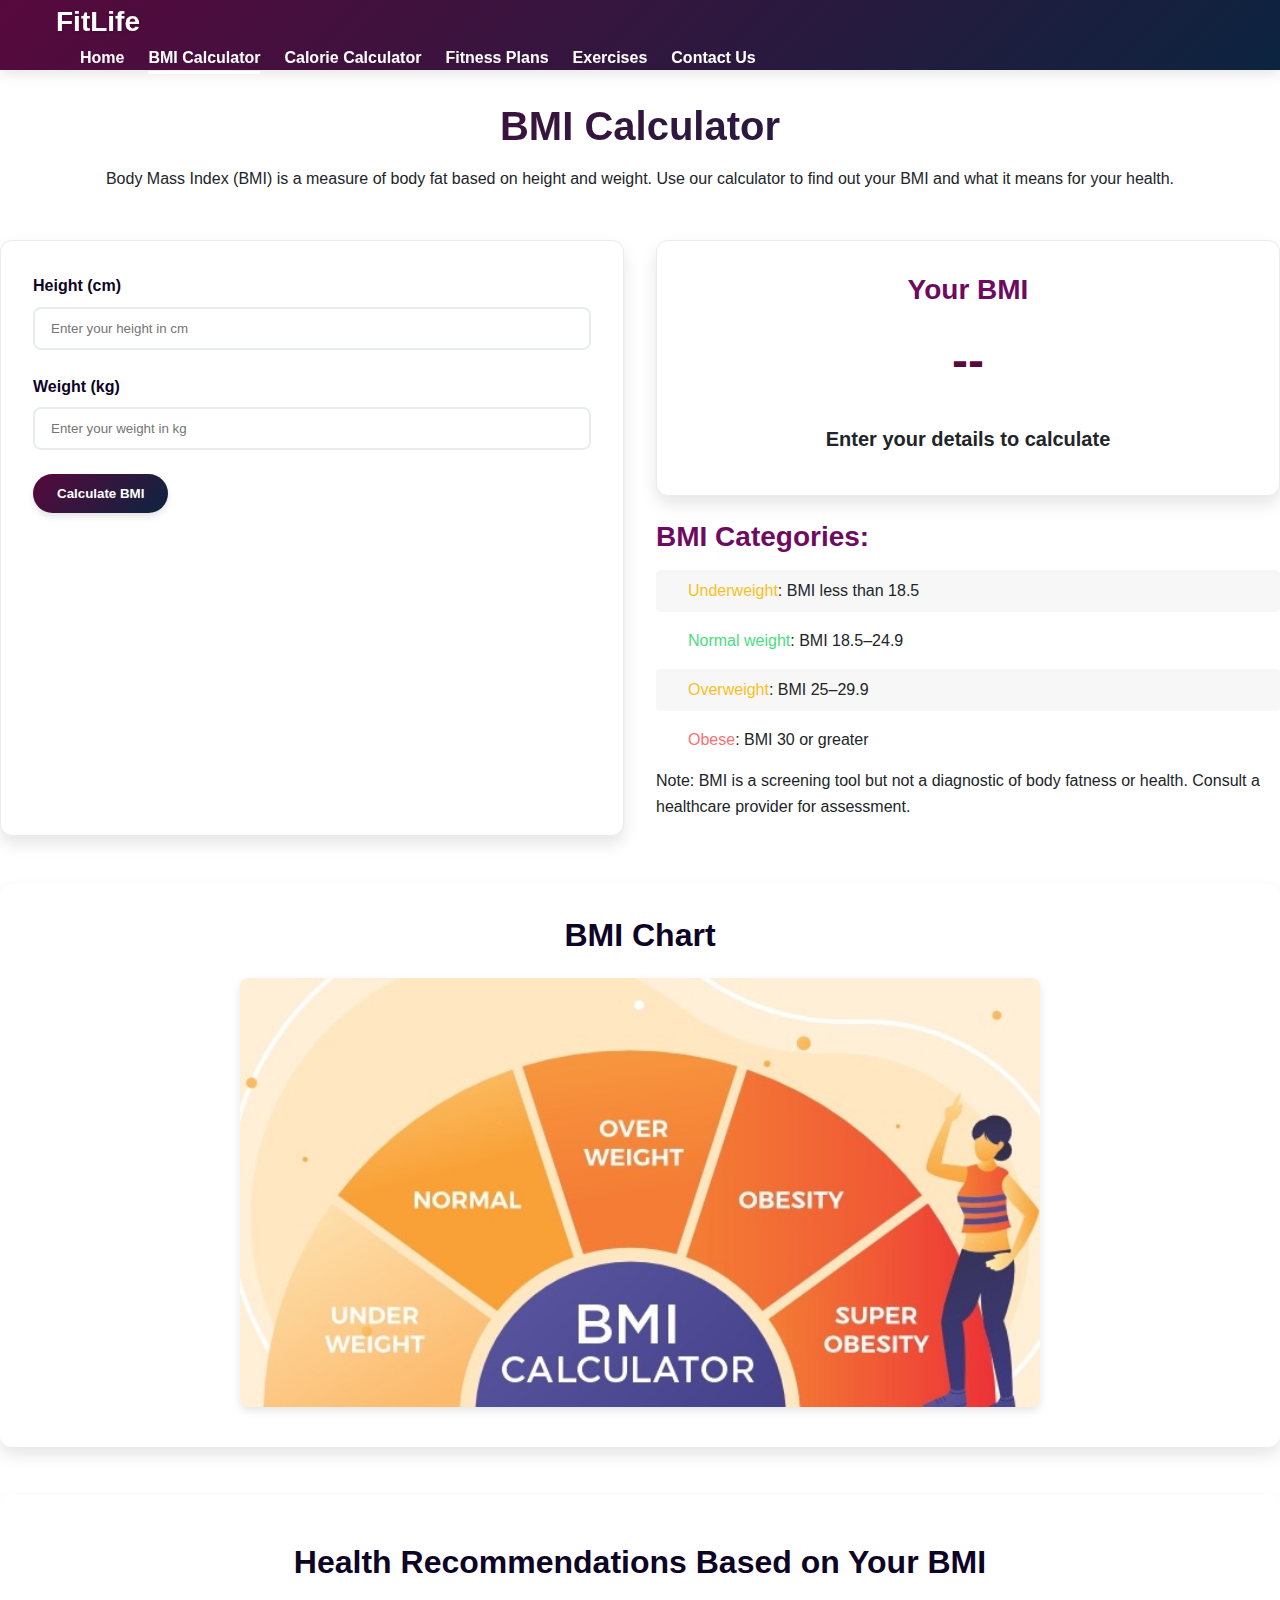
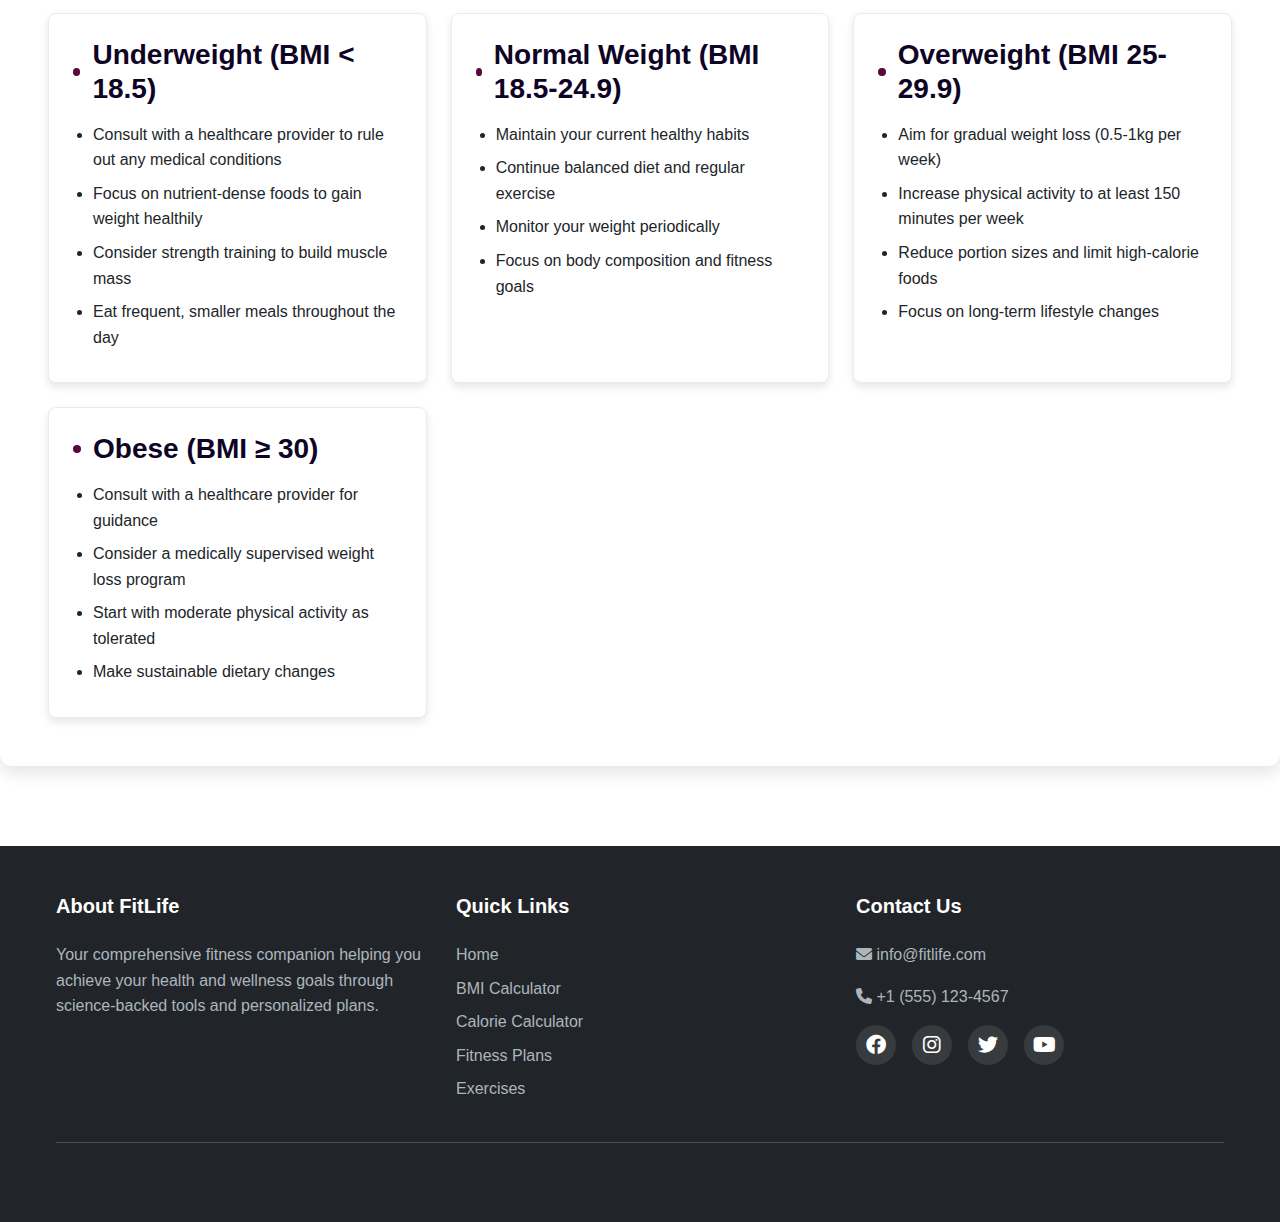
<file: bmi.html>
<!DOCTYPE html>
<html lang="en">
<head>
    <meta charset="UTF-8">
    <meta name="viewport" content="width=device-width, initial-scale=1.0">
    <title>BMI Calculator | FitLife</title>
    <link rel="stylesheet" href="style.css">
    <link rel="stylesheet" href="https://cdnjs.cloudflare.com/ajax/libs/font-awesome/6.0.0-beta3/css/all.min.css">
</head>
<body>
    <header>
        <div class="container">
            <div class="logo">FitLife</div>
            <nav>
                <ul>
                    <li><a href="index.html">Home</a></li>
                    <li><a href="bmi.html" class="active">BMI Calculator</a></li>
                    <li><a href="calories.html">Calorie Calculator</a></li>
                    <li><a href="plans.html">Fitness Plans</a></li>
                    <li><a href="exercises.html">Exercises</a></li>
                    <li><a href="contact.html">Contact Us</a></li>
                </ul>
            
            </nav>
            <div class="mobile-menu-btn">
                <i class="fas fa-bars"></i>
            </div>
        </div>
    </header>

    <main class="calculator-page">
        <section class="calculator-intro">
            <h1>BMI Calculator</h1>
            <p>Body Mass Index (BMI) is a measure of body fat based on height and weight. Use our calculator to find out your BMI and what it means for your health.</p>
        </section>

        <section class="calculator-container">
            <div class="calculator-form">
                <div class="form-group">
                    <label for="height">Height (cm)</label>
                    <input type="number" id="height" placeholder="Enter your height in cm">
                </div>
                <div class="form-group">
                    <label for="weight">Weight (kg)</label>
                    <input type="number" id="weight" placeholder="Enter your weight in kg">
                </div>
                <button id="calculate-bmi" class="btn primary">Calculate BMI</button>
            </div>

            <div class="calculator-result">
                <div id="bmi-result" class="result-box">
                    <h3>Your BMI</h3>
                    <div class="result-value">--</div>
                    <div class="result-category">Enter your details to calculate</div>
                </div>
                <div class="bmi-info">
                    <h3>BMI Categories:</h3>
                    <ul>
                        <li><span class="underweight">Underweight</span>: BMI less than 18.5</li>
                        <li><span class="normal">Normal weight</span>: BMI 18.5–24.9</li>
                        <li><span class="overweight">Overweight</span>: BMI 25–29.9</li>
                        <li><span class="obese">Obese</span>: BMI 30 or greater</li>
                    </ul>
                    <p>Note: BMI is a screening tool but not a diagnostic of body fatness or health. Consult a healthcare provider for assessment.</p>
                </div>
            </div>
        </section>

        <section class="bmi-chart">
            <h2>BMI Chart</h2>
            <div class="chart-container">
                <img src="12.jpg" alt="BMI Chart">
            </div>
        </section>

        <section class="health-tips">
            <h2>Health Recommendations Based on Your BMI</h2>
            <div class="tips-container">
                <div class="tip-card" id="underweight-tip">
                    <h3>Underweight (BMI < 18.5)</h3>
                    <ul>
                        <li>Consult with a healthcare provider to rule out any medical conditions</li>
                        <li>Focus on nutrient-dense foods to gain weight healthily</li>
                        <li>Consider strength training to build muscle mass</li>
                        <li>Eat frequent, smaller meals throughout the day</li>
                    </ul>
                </div>
                <div class="tip-card" id="normal-tip">
                    <h3>Normal Weight (BMI 18.5-24.9)</h3>
                    <ul>
                        <li>Maintain your current healthy habits</li>
                        <li>Continue balanced diet and regular exercise</li>
                        <li>Monitor your weight periodically</li>
                        <li>Focus on body composition and fitness goals</li>
                    </ul>
                </div>
                <div class="tip-card" id="overweight-tip">
                    <h3>Overweight (BMI 25-29.9)</h3>
                    <ul>
                        <li>Aim for gradual weight loss (0.5-1kg per week)</li>
                        <li>Increase physical activity to at least 150 minutes per week</li>
                        <li>Reduce portion sizes and limit high-calorie foods</li>
                        <li>Focus on long-term lifestyle changes</li>
                    </ul>
                </div>
                <div class="tip-card" id="obese-tip">
                    <h3>Obese (BMI ≥ 30)</h3>
                    <ul>
                        <li>Consult with a healthcare provider for guidance</li>
                        <li>Consider a medically supervised weight loss program</li>
                        <li>Start with moderate physical activity as tolerated</li>
                        <li>Make sustainable dietary changes</li>
                    </ul>
                </div>
            </div>
        </section>
    </main>

    <footer>
        <div class="container">
            <div class="footer-content">
                <div class="footer-section">
                    <h3>About FitLife</h3>
                    <p>Your comprehensive fitness companion helping you achieve your health and wellness goals through science-backed tools and personalized plans.</p>
                </div>
                <div class="footer-section">
                    <h3>Quick Links</h3>
                    <ul>
                        <li><a href="index.html">Home</a></li>
                        <li><a href="bmi.html">BMI Calculator</a></li>
                        <li><a href="calories.html">Calorie Calculator</a></li>
                        <li><a href="plans.html">Fitness Plans</a></li>
                        <li><a href="exercises.html">Exercises</a></li>
                    </ul>
                </div>
                <div class="footer-section">
                    <h3>Contact Us</h3>
                    <p><i class="fas fa-envelope"></i> info@fitlife.com</p>
                    <p><i class="fas fa-phone"></i> +1 (555) 123-4567</p>
                    <div class="social-icons">
                        <a href="#"><i class="fab fa-facebook"></i></a>
                        <a href="#"><i class="fab fa-instagram"></i></a>
                        <a href="#"><i class="fab fa-twitter"></i></a>
                        <a href="#"><i class="fab fa-youtube"></i></a>
                    </div>
                </div>
            </div>
            <div class="copyright">
                <p>&copy; 2023 FitLife. All rights reserved.</p>
            </div>
        </div>
    </footer>

    <script src="bmi.js"></script>
    <script src="main.js"></script>
</body>
</html>
</file>
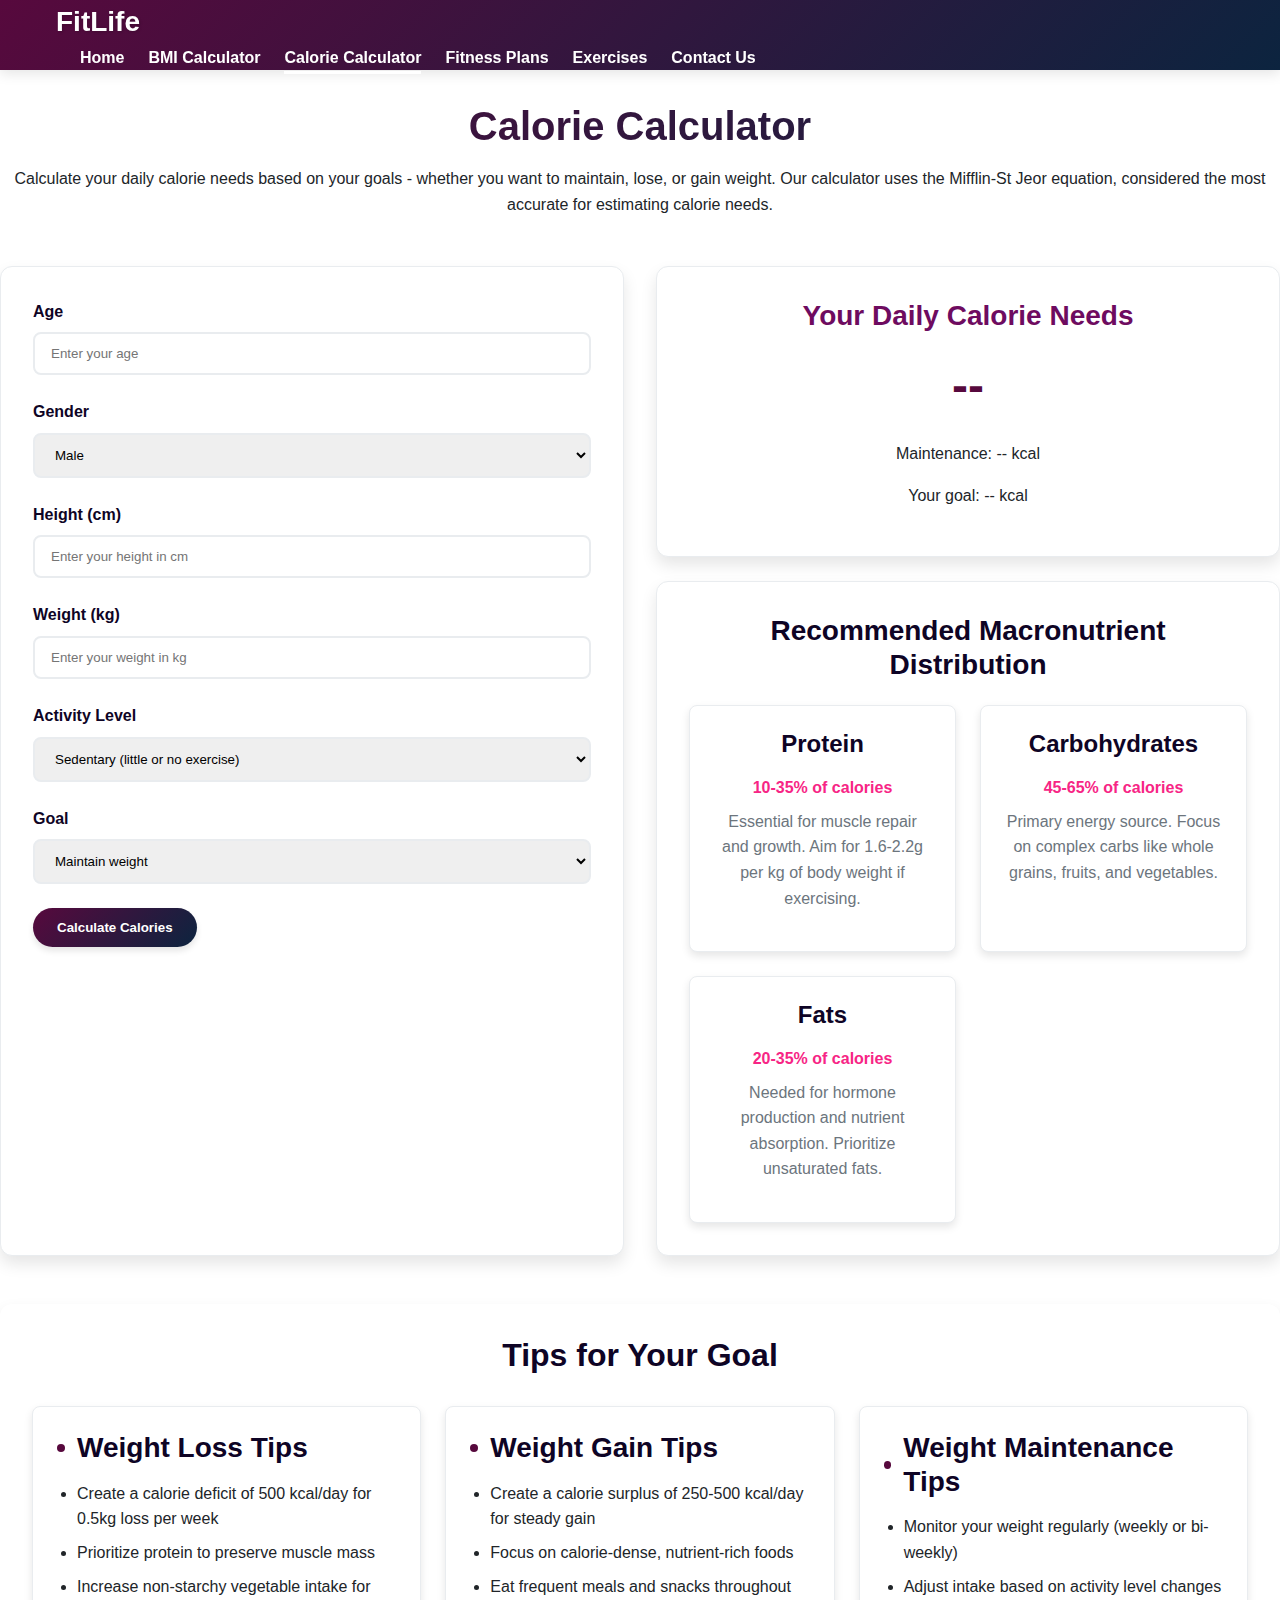
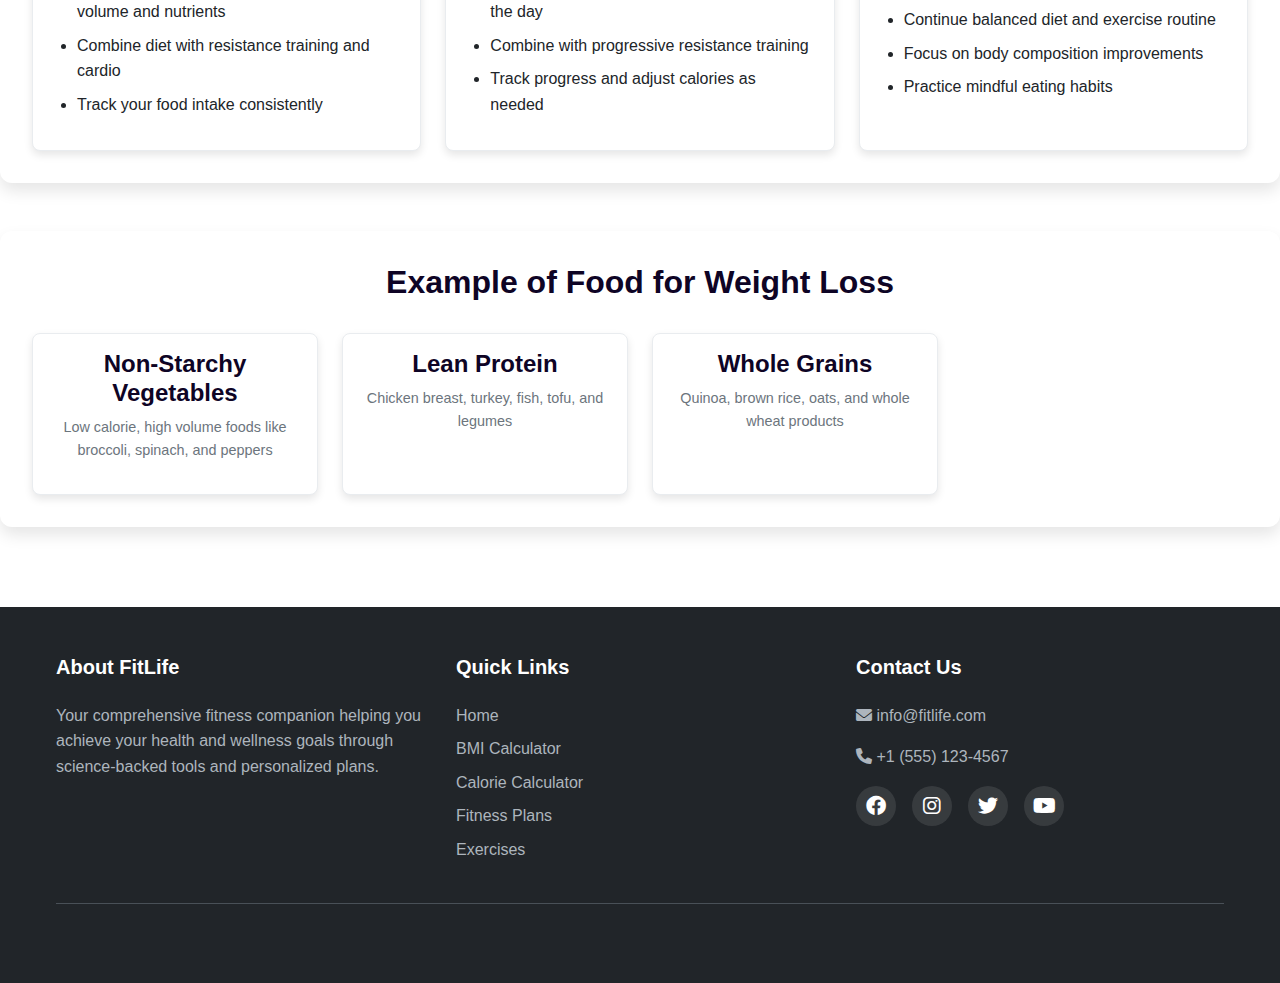
<file: calories.html>
<!DOCTYPE html>
<html lang="en">
<head>
    <meta charset="UTF-8">
    <meta name="viewport" content="width=device-width, initial-scale=1.0">
    <title>Calorie Calculator | FitLife</title>
    <link rel="stylesheet" href="style.css">
    <link rel="stylesheet" href="https://cdnjs.cloudflare.com/ajax/libs/font-awesome/6.0.0-beta3/css/all.min.css">
</head>
<body>
    <header>
        <div class="container">
            <div class="logo">FitLife</div>
            <nav>
                <ul>
                    <li><a href="index.html">Home</a></li>
                    <li><a href="bmi.html">BMI Calculator</a></li>
                    <li><a href="calories.html" class="active">Calorie Calculator</a></li>
                    <li><a href="plans.html">Fitness Plans</a></li>
                    <li><a href="exercises.html">Exercises</a></li>
                    <li><a href="contact.html">Contact Us</a></li>
                </ul>
            </nav>
            <div class="mobile-menu-btn">
                <i class="fas fa-bars"></i>
            </div>
        </div>
    </header>

    <main class="calculator-page">
        <section class="calculator-intro">
            <h1>Calorie Calculator</h1>
            <p>Calculate your daily calorie needs based on your goals - whether you want to maintain, lose, or gain weight. Our calculator uses the Mifflin-St Jeor equation, considered the most accurate for estimating calorie needs.</p>
        </section>

        <section class="calculator-container">
            <div class="calculator-form">
                <div class="form-group">
                    <label for="cal-age">Age</label>
                    <input type="number" id="cal-age" placeholder="Enter your age">
                </div>
                <div class="form-group">
                    <label for="cal-gender">Gender</label>
                    <select id="cal-gender">
                        <option value="male">Male</option>
                        <option value="female">Female</option>
                    </select>
                </div>
                <div class="form-group">
                    <label for="cal-height">Height (cm)</label>
                    <input type="number" id="cal-height" placeholder="Enter your height in cm">
                </div>
                <div class="form-group">
                    <label for="cal-weight">Weight (kg)</label>
                    <input type="number" id="cal-weight" placeholder="Enter your weight in kg">
                </div>
                <div class="form-group">
                    <label for="cal-activity">Activity Level</label>
                    <select id="cal-activity">
                        <option value="1.2">Sedentary (little or no exercise)</option>
                        <option value="1.375">Lightly active (light exercise 1-3 days/week)</option>
                        <option value="1.55">Moderately active (moderate exercise 3-5 days/week)</option>
                        <option value="1.725">Very active (hard exercise 6-7 days/week)</option>
                        <option value="1.9">Extra active (very hard exercise & physical job)</option>
                    </select>
                </div>
                <div class="form-group">
                    <label for="cal-goal">Goal</label>
                    <select id="cal-goal">
                        <option value="maintain">Maintain weight</option>
                        <option value="lose">Lose weight</option>
                        <option value="gain">Gain weight</option>
                    </select>
                </div>
                <div class="form-group" id="weight-change-container" style="display: none;">
                    <label for="weight-change">Weight change per week (kg)</label>
                    <select id="weight-change">
                        <option value="0.25">0.25 kg</option>
                        <option value="0.5" selected>0.5 kg</option>
                        <option value="0.75">0.75 kg</option>
                        <option value="1">1 kg</option>
                    </select>
                </div>
                <button id="calculate-calories" class="btn primary">Calculate Calories</button>
            </div>

            <div class="calculator-result">
                <div id="calorie-result" class="result-box">
                    <h3>Your Daily Calorie Needs</h3>
                    <div class="result-value">--</div>
                    <div class="result-details">
                        <p id="maintenance-calories">Maintenance: -- kcal</p>
                        <p id="goal-calories">Your goal: -- kcal</p>
                    </div>
                </div>
                <div class="macronutrient-info">
                    <h3>Recommended Macronutrient Distribution</h3>
                    <div class="macronutrient-grid">
                        <div class="macro-card">
                            <h4>Protein</h4>
                            <div class="macro-range">10-35% of calories</div>
                            <p>Essential for muscle repair and growth. Aim for 1.6-2.2g per kg of body weight if exercising.</p>
                        </div>
                        <div class="macro-card">
                            <h4>Carbohydrates</h4>
                            <div class="macro-range">45-65% of calories</div>
                            <p>Primary energy source. Focus on complex carbs like whole grains, fruits, and vegetables.</p>
                        </div>
                        <div class="macro-card">
                            <h4>Fats</h4>
                            <div class="macro-range">20-35% of calories</div>
                            <p>Needed for hormone production and nutrient absorption. Prioritize unsaturated fats.</p>
                        </div>
                    </div>
                </div>
            </div>
        </section>

        <section class="calorie-tips">
            <h2>Tips for Your Goal</h2>
            <div class="tips-container">
                <div class="tip-card" id="weight-loss-tips">
                    <h3>Weight Loss Tips</h3>
                    <ul>
                        <li>Create a calorie deficit of 500 kcal/day for 0.5kg loss per week</li>
                        <li>Prioritize protein to preserve muscle mass</li>
                        <li>Increase non-starchy vegetable intake for volume and nutrients</li>
                        <li>Combine diet with resistance training and cardio</li>
                        <li>Track your food intake consistently</li>
                    </ul>
                </div>
                <div class="tip-card" id="weight-gain-tips">
                    <h3>Weight Gain Tips</h3>
                    <ul>
                        <li>Create a calorie surplus of 250-500 kcal/day for steady gain</li>
                        <li>Focus on calorie-dense, nutrient-rich foods</li>
                        <li>Eat frequent meals and snacks throughout the day</li>
                        <li>Combine with progressive resistance training</li>
                        <li>Track progress and adjust calories as needed</li>
                    </ul>
                </div>
                <div class="tip-card" id="maintenance-tips">
                    <h3>Weight Maintenance Tips</h3>
                    <ul>
                        <li>Monitor your weight regularly (weekly or bi-weekly)</li>
                        <li>Adjust intake based on activity level changes</li>
                        <li>Continue balanced diet and exercise routine</li>
                        <li>Focus on body composition improvements</li>
                        <li>Practice mindful eating habits</li>
                    </ul>
                </div>
            </div>
        </section>

        <section class="food-examples">
            <h2> Example of Food for Weight Loss</h2>

            <div class="food-content active" id="weight-loss-foods">
                <div class="food-grid">
                    <div class="food-item">

                        <h4>Non-Starchy Vegetables</h4>
                        <p>Low calorie, high volume foods like broccoli, spinach, and peppers</p>
                    </div>
                    <div class="food-item">

                        <h4>Lean Protein</h4>
                        <p>Chicken breast, turkey, fish, tofu, and legumes</p>
                    </div>
                    <div class="food-item">

                        <h4>Whole Grains</h4>
                        <p>Quinoa, brown rice, oats, and whole wheat products</p>
                    </div>
                </div>
            </div>

        </section>
    </main>

    <footer>
        <div class="container">
            <div class="footer-content">
                <div class="footer-section">
                    <h3>About FitLife</h3>
                    <p>Your comprehensive fitness companion helping you achieve your health and wellness goals through science-backed tools and personalized plans.</p>
                </div>
                <div class="footer-section">
                    <h3>Quick Links</h3>
                    <ul>
                        <li><a href="index.html">Home</a></li>
                        <li><a href="bmi.html">BMI Calculator</a></li>
                        <li><a href="calories.html">Calorie Calculator</a></li>
                        <li><a href="plans.html">Fitness Plans</a></li>
                        <li><a href="exercises.html">Exercises</a></li>
                    </ul>
                </div>
                <div class="footer-section">
                    <h3>Contact Us</h3>
                    <p><i class="fas fa-envelope"></i> info@fitlife.com</p>
                    <p><i class="fas fa-phone"></i> +1 (555) 123-4567</p>
                    <div class="social-icons">
                        <a href="#"><i class="fab fa-facebook"></i></a>
                        <a href="#"><i class="fab fa-instagram"></i></a>
                        <a href="#"><i class="fab fa-twitter"></i></a>
                        <a href="#"><i class="fab fa-youtube"></i></a>
                    </div>
                </div>
            </div>
            <div class="copyright">
                <p>&copy; 2023 FitLife. All rights reserved.</p>
            </div>
        </div>
    </footer>

    <script src="calories.js"></script>
    <script src="main.js"></script>
</body>
</html>
</file>
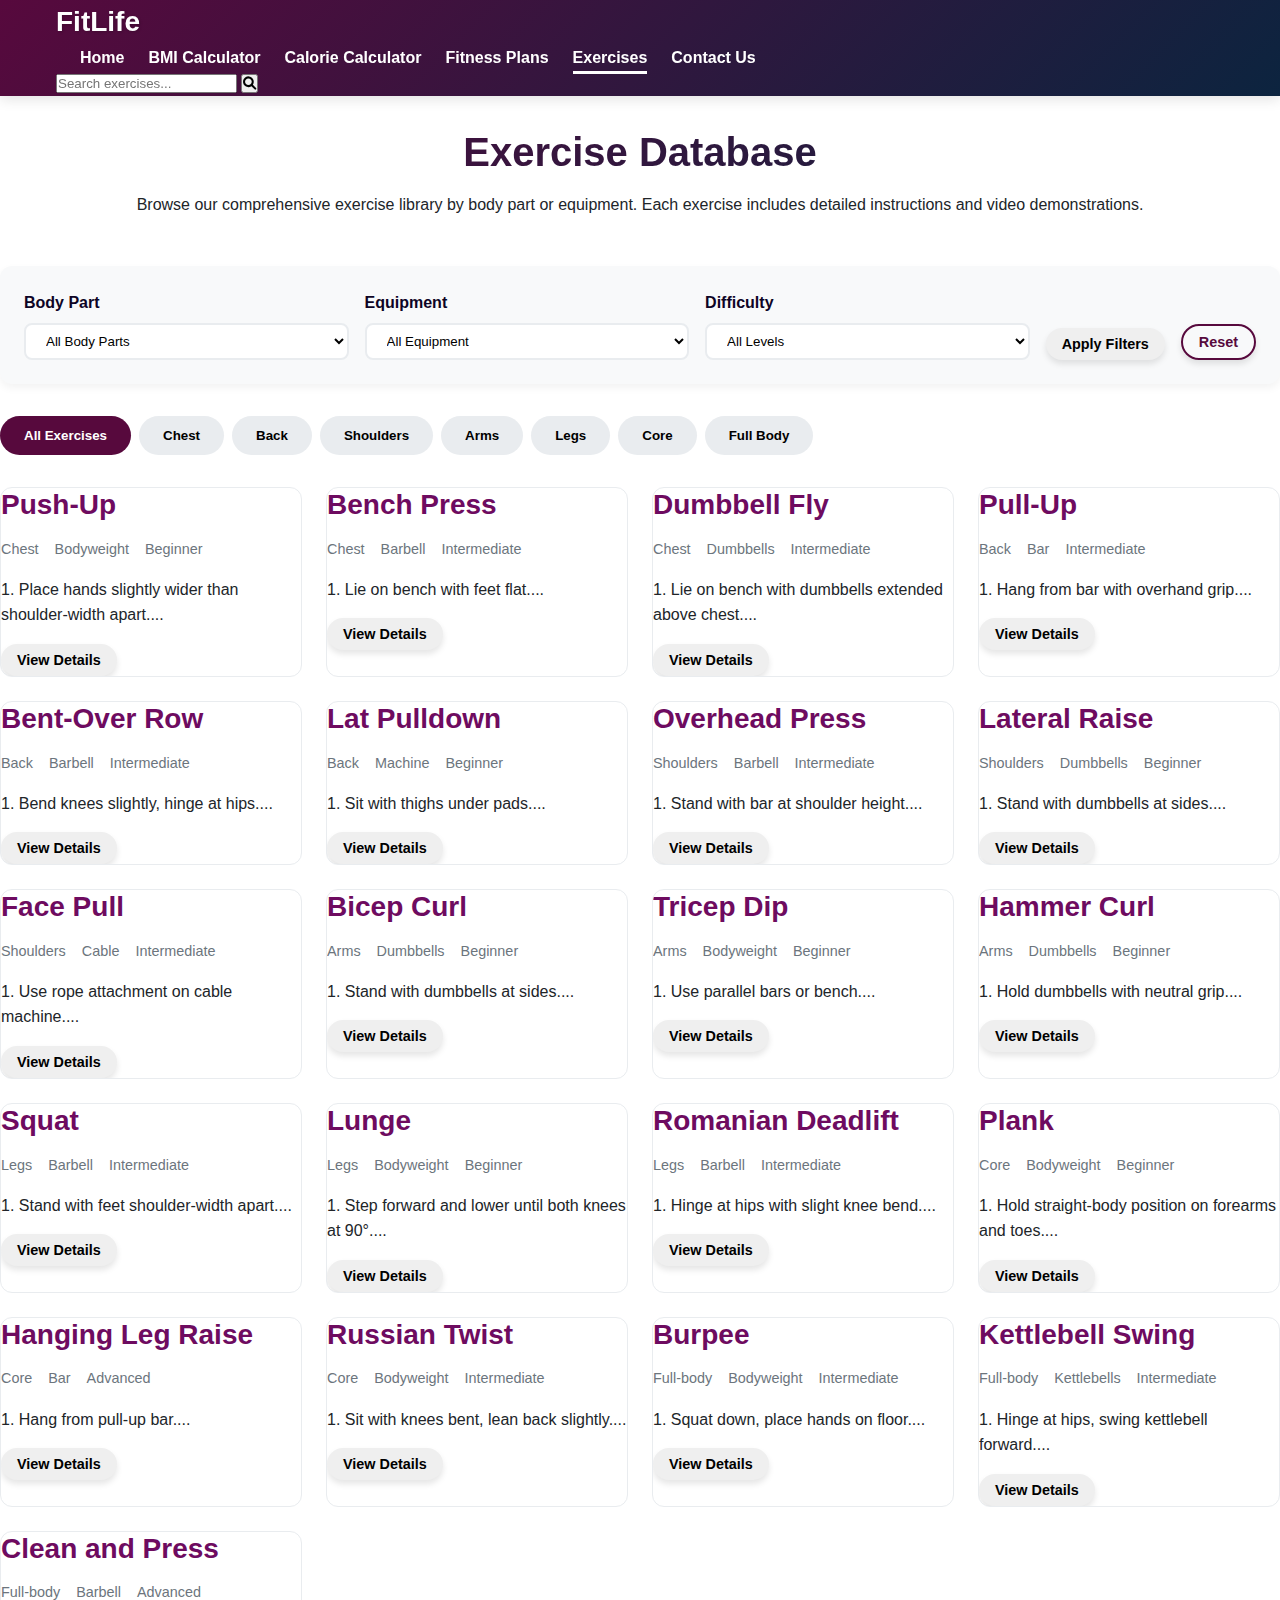
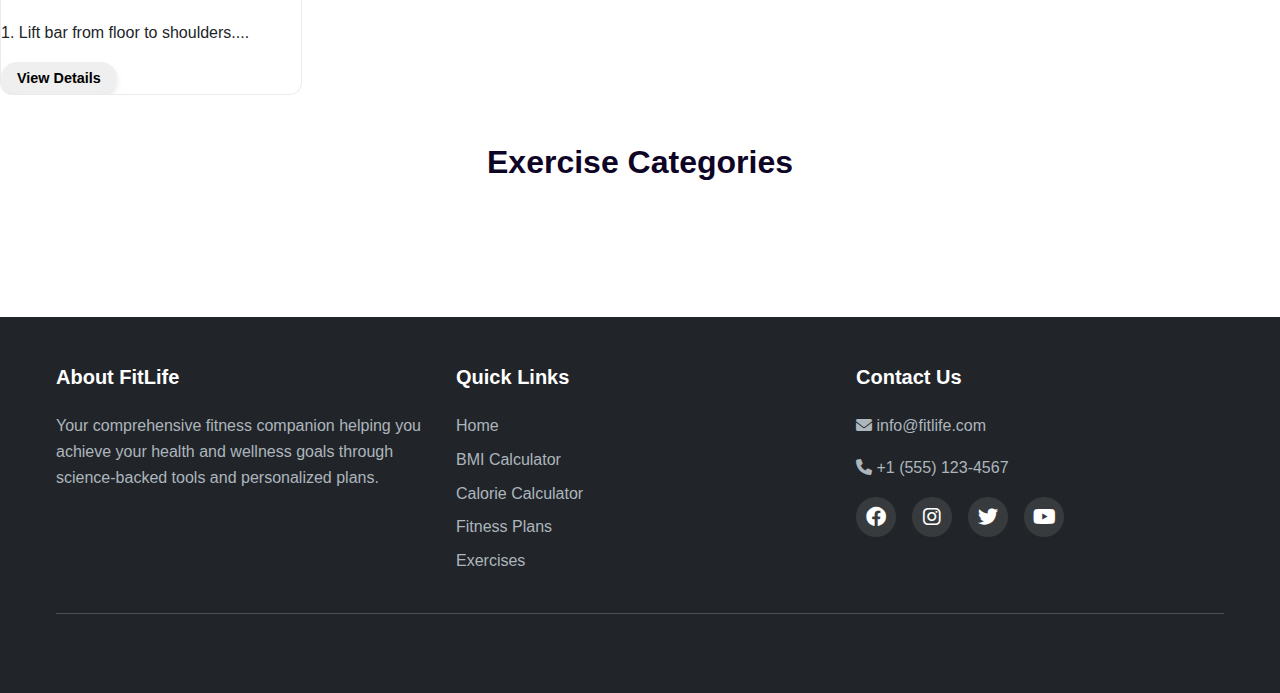
<file: exercises.html>
<!DOCTYPE html>
<html lang="en">
<head>
    <meta charset="UTF-8">
    <meta name="viewport" content="width=device-width, initial-scale=1.0">
    <title>Exercises | FitLife</title>
    <link rel="stylesheet" href="style.css">
    <link rel="stylesheet" href="https://cdnjs.cloudflare.com/ajax/libs/font-awesome/6.0.0-beta3/css/all.min.css">
</head>
<body>
    <header>
        <div class="container">
            <div class="logo">FitLife</div>
            <nav>
                <ul>
                    <li><a href="index.html">Home</a></li>
                    <li><a href="bmi.html">BMI Calculator</a></li>
                    <li><a href="calories.html">Calorie Calculator</a></li>
                    <li><a href="plans.html">Fitness Plans</a></li>
                    <li><a href="exercises.html" class="active">Exercises</a></li>
                    <li><a href="contact.html">Contact Us</a></li>
                </ul>
                <div class="search-container">
                    <input type="text" id="exercise-search" placeholder="Search exercises...">
                    <button id="search-exercise-btn"><i class="fas fa-search"></i></button>
                </div>
            </nav>
            <div class="mobile-menu-btn">
                <i class="fas fa-bars"></i>
            </div>
        </div>
    </header>

    <main class="exercises-page">
        <section class="page-header">
            <h1>Exercise Database</h1>
            <p>Browse our comprehensive exercise library by body part or equipment. Each exercise includes detailed instructions and video demonstrations.</p>
        </section>

        <section class="exercise-filter">
            <div class="filter-options">
                <div class="filter-group">
                    <label for="bodypart-filter">Body Part</label>
                    <select id="bodypart-filter">
                        <option value="all">All Body Parts</option>
                        <option value="chest">Chest</option>
                        <option value="back">Back</option>
                        <option value="shoulders">Shoulders</option>
                        <option value="arms">Arms</option>
                        <option value="legs">Legs</option>
                        <option value="core">Core</option>
                        <option value="full-body">Full Body</option>
                    </select>
                </div>
                <div class="filter-group">
                    <label for="equipment-filter">Equipment</label>
                    <select id="equipment-filter">
                        <option value="all">All Equipment</option>
                        <option value="bodyweight">Bodyweight</option>
                        <option value="dumbbells">Dumbbells</option>
                        <option value="barbell">Barbell</option>
                        <option value="kettlebells">Kettlebells</option>
                        <option value="resistance-bands">Resistance Bands</option>
                        <option value="machine">Machine</option>
                        <option value="cable">Cable</option>
                    </select>
                </div>
                <div class="filter-group">
                    <label for="difficulty-filter">Difficulty</label>
                    <select id="difficulty-filter">
                        <option value="all">All Levels</option>
                        <option value="beginner">Beginner</option>
                        <option value="intermediate">Intermediate</option>
                        <option value="advanced">Advanced</option>
                    </select>
                </div>
                <button id="apply-exercise-filters" class="btn small">Apply Filters</button>
                <button id="reset-exercise-filters" class="btn small outline">Reset</button>
            </div>
        </section>

        <section class="exercises-container">
            <div class="bodypart-tabs">
                <button class="bodypart-tab active" data-bodypart="all">All Exercises</button>
                <button class="bodypart-tab" data-bodypart="chest">Chest</button>
                <button class="bodypart-tab" data-bodypart="back">Back</button>
                <button class="bodypart-tab" data-bodypart="shoulders">Shoulders</button>
                <button class="bodypart-tab" data-bodypart="arms">Arms</button>
                <button class="bodypart-tab" data-bodypart="legs">Legs</button>
                <button class="bodypart-tab" data-bodypart="core">Core</button>
                <button class="bodypart-tab" data-bodypart="full-body">Full Body</button>
            </div>

            <div class="exercises-grid">
                <!-- Exercises will be loaded dynamically from exercises.js -->
            </div>
        </section>

        <!-- Exercise Details Modal -->
        <div id="exercise-modal" class="modal">
            <div class="modal-content exercise-modal-content">
                <span class="close-modal">&times;</span>
                <div id="exercise-modal-content">
                    <!-- Content will be loaded dynamically -->
                </div>
            </div>
        </div>

        <section class="exercise-categories">
            <h2>Exercise Categories</h2>
            <div class="categories-grid">
                <div class="category-card" data-bodypart="chest">
                    
                    <h3>Chest</h3>
                    <p>Exercises targeting pectoral muscles including presses, flies, and push-ups.</p>
                    <a href="#" class="btn small view-exercises" data-bodypart="chest">View Exercises</a>
                </div>
                <div class="category-card" data-bodypart="back">
                   
                    <h3>Back</h3>
                    <p>Exercises for lats, traps, and rhomboids including rows and pull-ups.</p>
                    <a href="#" class="btn small view-exercises" data-bodypart="back">View Exercises</a>
                </div>
                <div class="category-card" data-bodypart="shoulders">
                   
                    <h3>Shoulders</h3>
                    <p>Exercises targeting deltoids including presses, raises, and rotations.</p>
                    <a href="#" class="btn small view-exercises" data-bodypart="shoulders">View Exercises</a>
                </div>
                <div class="category-card" data-bodypart="arms">
                    
                    <h3>Arms</h3>
                    <p>Exercises for biceps, triceps, and forearms including curls and extensions.</p>
                    <a href="#" class="btn small view-exercises" data-bodypart="arms">View Exercises</a>
                </div>
                <div class="category-card" data-bodypart="legs">
                   
                    <h3>Legs</h3>
                    <p>Exercises for quads, hamstrings, glutes, and calves including squats and lunges.</p>
                    <a href="#" class="btn small view-exercises" data-bodypart="legs">View Exercises</a>
                </div>
                <div class="category-card" data-bodypart="core">
                   
                    <h3>Core</h3>
                    <p>Exercises for abs, obliques, and lower back including planks and crunches.</p>
                    <a href="#" class="btn small view-exercises" data-bodypart="core">View Exercises</a>
                </div>
            </div>
        </section>

      
    </main>

    <footer>
        <div class="container">
            <div class="footer-content">
                <div class="footer-section">
                    <h3>About FitLife</h3>
                    <p>Your comprehensive fitness companion helping you achieve your health and wellness goals through science-backed tools and personalized plans.</p>
                </div>
                <div class="footer-section">
                    <h3>Quick Links</h3>
                    <ul>
                        <li><a href="index.html">Home</a></li>
                        <li><a href="bmi.html">BMI Calculator</a></li>
                        <li><a href="calories.html">Calorie Calculator</a></li>
                        <li><a href="plans.html">Fitness Plans</a></li>
                        <li><a href="exercises.html">Exercises</a></li>
                    </ul>
                </div>
                <div class="footer-section">
                    <h3>Contact Us</h3>
                    <p><i class="fas fa-envelope"></i> info@fitlife.com</p>
                    <p><i class="fas fa-phone"></i> +1 (555) 123-4567</p>
                    <div class="social-icons">
                        <a href="#"><i class="fab fa-facebook"></i></a>
                        <a href="#"><i class="fab fa-instagram"></i></a>
                        <a href="#"><i class="fab fa-twitter"></i></a>
                        <a href="#"><i class="fab fa-youtube"></i></a>
                    </div>
                </div>
            </div>
            <div class="copyright">
                <p>&copy; 2023 FitLife. All rights reserved.</p>
            </div>
        </div>
    </footer>

    <script src="exercises.js"></script>
    <script src="main.js"></script>
</body>
</html>
</file>
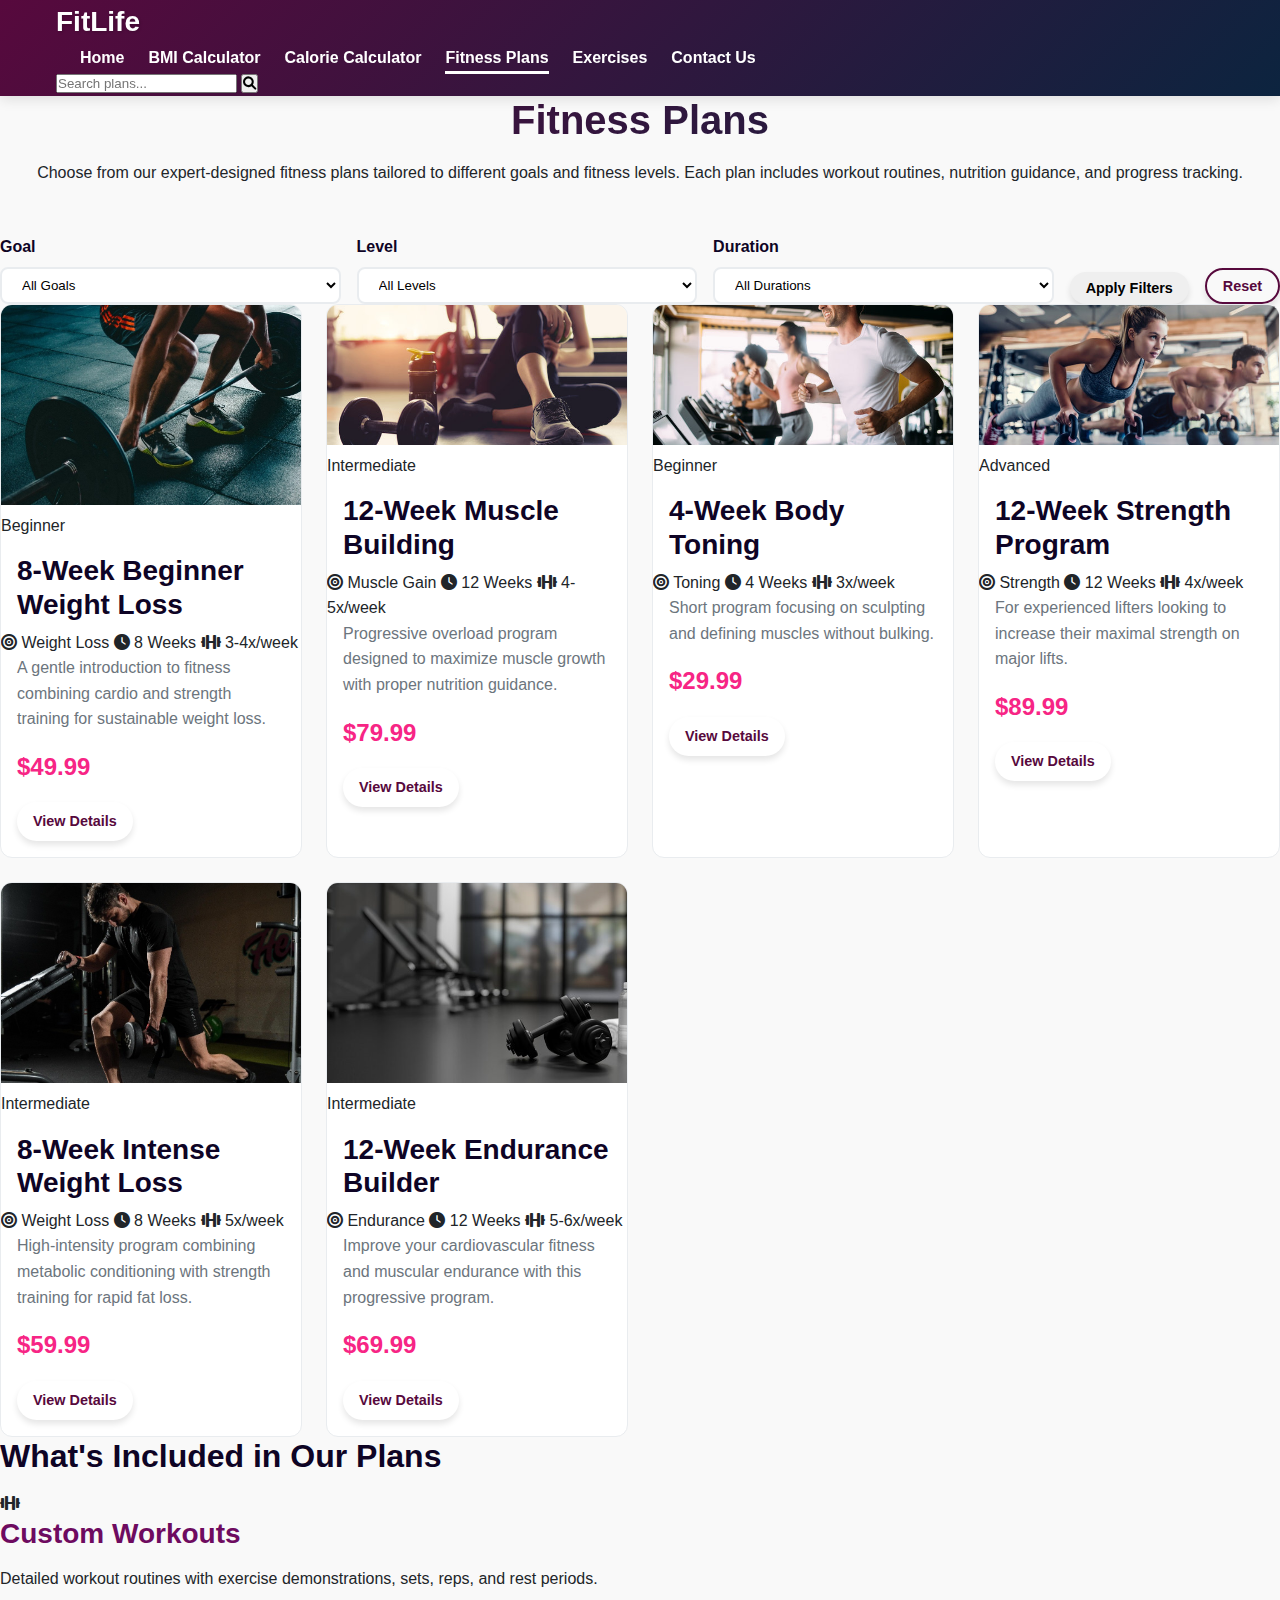
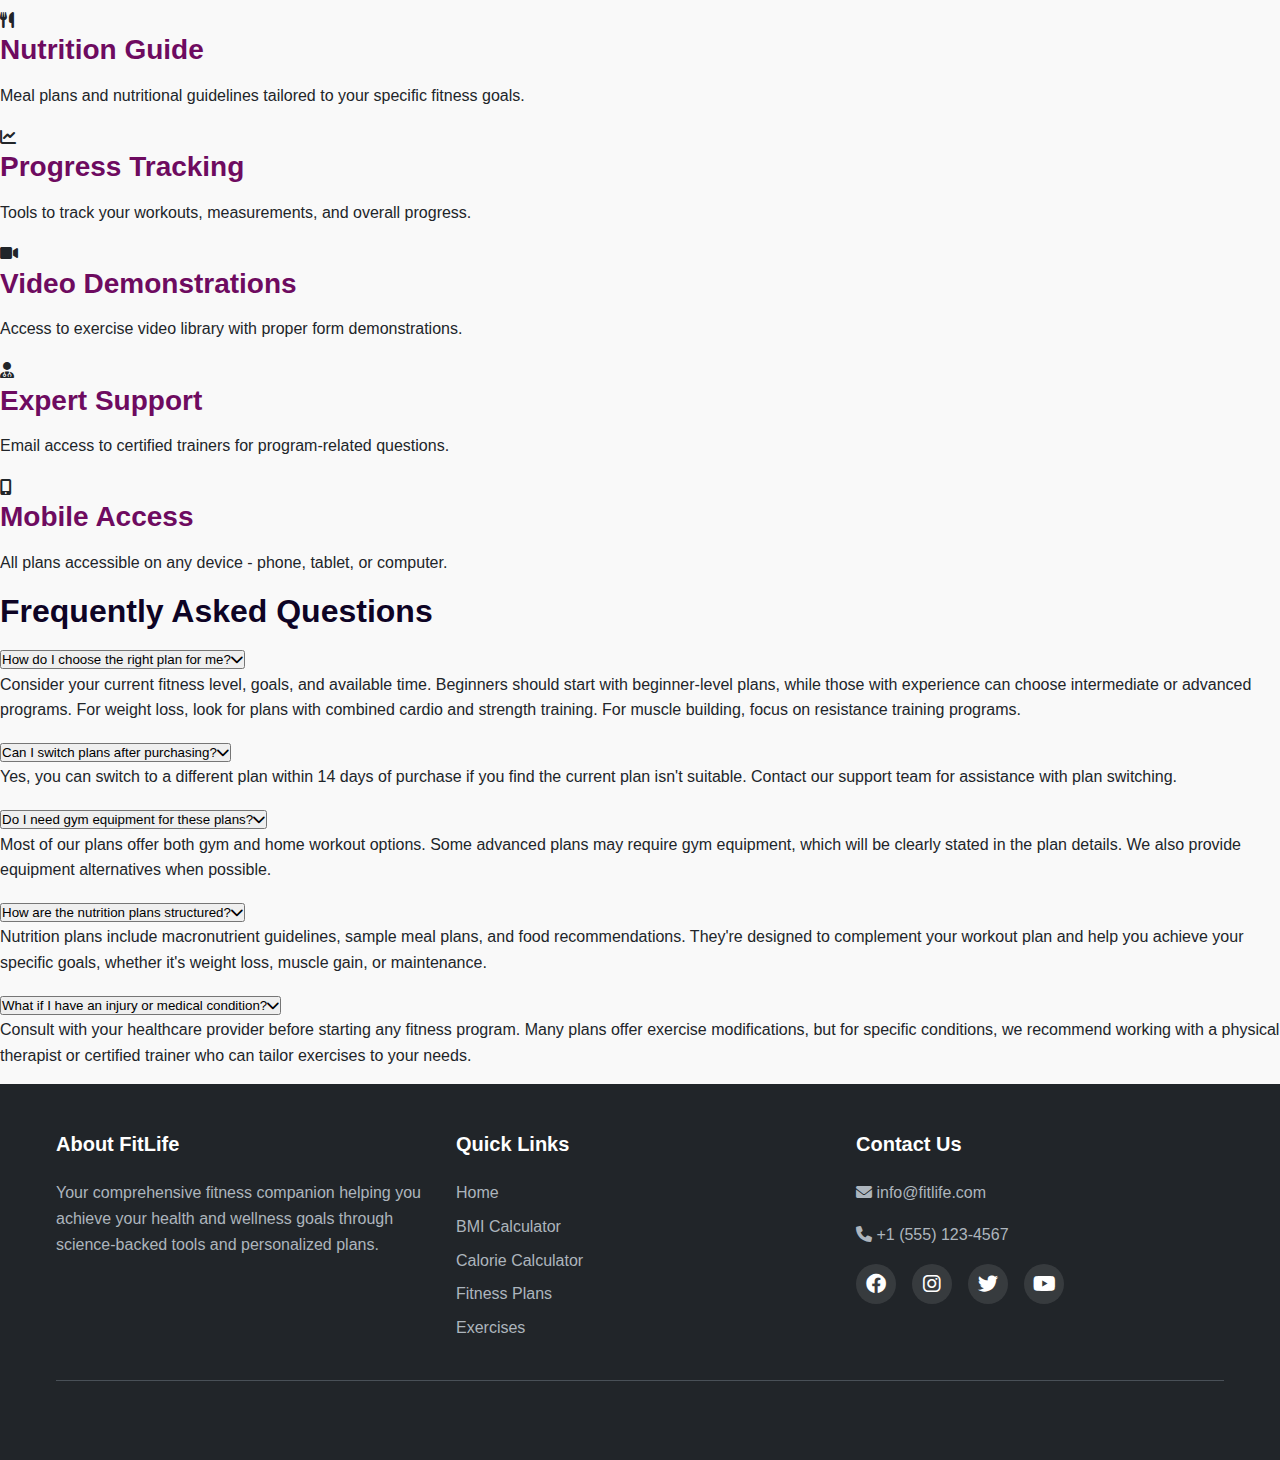
<file: plans.html>
<!DOCTYPE html>
<html lang="en">
<head>
    <meta charset="UTF-8">
    <meta name="viewport" content="width=device-width, initial-scale=1.0">
    <title>Fitness Plans | FitLife</title>
    <link rel="stylesheet" href="style.css">
    <link rel="stylesheet" href="https://cdnjs.cloudflare.com/ajax/libs/font-awesome/6.0.0-beta3/css/all.min.css">
       <style>

    
    /* Modal images */
    .modal-image-container {
        width: 100%;
        max-height: 300px;
        overflow: hidden;
    }
    .modal-image-container img {
        width: 100%;
        height: 100%;
        object-fit: cover;
        object-position: center;
    }

        /* Internal CSS for plan image sizing */
        .plan-card:nth-child(1) img,
        .plan-card:nth-child(5) img,
        .plan-card:nth-child(6) img {
            width: 100%;
            height: 200px; /* Fixed height for consistency */
            object-fit: cover; /* Ensures images maintain aspect ratio */
            object-position: center; /* Centers the image in the frame */
        }
        
        /* Optional: Add hover effect for better UX */
        .plan-card img {
            transition: transform 0.3s ease;
        }
        
        .plan-card:hover img {
            transform: scale(1.02);
        }
    </style>
</head>
<body>
    <header>
        <div class="container">
            <div class="logo">FitLife</div>
            <nav>
                <ul>
                    <li><a href="index.html">Home</a></li>
                    <li><a href="bmi.html">BMI Calculator</a></li>
                    <li><a href="calories.html">Calorie Calculator</a></li>
                    <li><a href="plans.html" class="active">Fitness Plans</a></li>
                    <li><a href="exercises.html">Exercises</a></li>
                    <li><a href="contact.html">Contact Us</a></li>
                </ul>
                <div class="search-container">
                    <input type="text" id="global-search" placeholder="Search plans...">
                    <button id="search-btn"><i class="fas fa-search"></i></button>
                </div>
            </nav>
            <div class="mobile-menu-btn">
                <i class="fas fa-bars"></i>
            </div>
        </div>
    </header>

    <main class="plans-page">
        <section class="page-header">
            <h1>Fitness Plans</h1>
            <p>Choose from our expert-designed fitness plans tailored to different goals and fitness levels. Each plan includes workout routines, nutrition guidance, and progress tracking.</p>
        </section>

        <section class="plans-filter">
            <div class="filter-options">
                <div class="filter-group">
                    <label for="goal-filter">Goal</label>
                    <select id="goal-filter">
                        <option value="all">All Goals</option>
                        <option value="weight-loss">Weight Loss</option>
                        <option value="muscle-gain">Muscle Gain</option>
                        <option value="toning">Toning</option>
                        <option value="strength">Strength</option>
                        <option value="endurance">Endurance</option>
                    </select>
                </div>
                <div class="filter-group">
                    <label for="level-filter">Level</label>
                    <select id="level-filter">
                        <option value="all">All Levels</option>
                        <option value="beginner">Beginner</option>
                        <option value="intermediate">Intermediate</option>
                        <option value="advanced">Advanced</option>
                    </select>
                </div>
                <div class="filter-group">
                    <label for="duration-filter">Duration</label>
                    <select id="duration-filter">
                        <option value="all">All Durations</option>
                        <option value="4">4 Weeks</option>
                        <option value="8">8 Weeks</option>
                        <option value="12">12 Weeks</option>
                    </select>
                </div>
                <button id="apply-filters" class="btn small">Apply Filters</button>
                <button id="reset-filters" class="btn small outline">Reset</button>
            </div>
        </section>

        <section class="plans-container">
            <div class="plans-grid">
                <!-- Plan 1 -->
                <div class="plan-card" data-goal="weight-loss" data-level="beginner" data-duration="8">
                    <img src="06.jpg" alt="Beginner Weight Loss">
                    <div class="plan-badge beginner">Beginner</div>
                    <div class="plan-content">
                        <h3>8-Week Beginner Weight Loss</h3>
                        <div class="plan-meta">
                            <span><i class="fas fa-bullseye"></i> Weight Loss</span>
                            <span><i class="fas fa-clock"></i> 8 Weeks</span>
                            <span><i class="fas fa-dumbbell"></i> 3-4x/week</span>
                        </div>
                        <p>A gentle introduction to fitness combining cardio and strength training for sustainable weight loss.</p>
                        <div class="plan-price">$49.99</div>
                        <a href="#beginner-weight-loss" class="btn small view-details">View Details</a>
                    </div>
                </div>

                <!-- Plan 2 -->
                <div class="plan-card" data-goal="muscle-gain" data-level="intermediate" data-duration="12">
                    <img src="07.jpg" alt="Muscle Building">
                    <div class="plan-badge intermediate">Intermediate</div>
                    <div class="plan-content">
                        <h3>12-Week Muscle Building</h3>
                        <div class="plan-meta">
                            <span><i class="fas fa-bullseye"></i> Muscle Gain</span>
                            <span><i class="fas fa-clock"></i> 12 Weeks</span>
                            <span><i class="fas fa-dumbbell"></i> 4-5x/week</span>
                        </div>
                        <p>Progressive overload program designed to maximize muscle growth with proper nutrition guidance.</p>
                        <div class="plan-price">$79.99</div>
                        <a href="#muscle-building" class="btn small view-details">View Details</a>
                    </div>
                </div>

                <!-- Plan 3 -->
                <div class="plan-card" data-goal="toning" data-level="beginner" data-duration="4">
                    <img src="08.jpg" alt="Body Toning">
                    <div class="plan-badge beginner">Beginner</div>
                    <div class="plan-content">
                        <h3>4-Week Body Toning</h3>
                        <div class="plan-meta">
                            <span><i class="fas fa-bullseye"></i> Toning</span>
                            <span><i class="fas fa-clock"></i> 4 Weeks</span>
                            <span><i class="fas fa-dumbbell"></i> 3x/week</span>
                        </div>
                        <p>Short program focusing on sculpting and defining muscles without bulking.</p>
                        <div class="plan-price">$29.99</div>
                        <a href="#body-toning" class="btn small view-details">View Details</a>
                    </div>
                </div>

                <!-- Plan 4 -->
                <div class="plan-card" data-goal="strength" data-level="advanced" data-duration="12">
                    <img src="09.jpg" alt="Strength Program">
                    <div class="plan-badge advanced">Advanced</div>
                    <div class="plan-content">
                        <h3>12-Week Strength Program</h3>
                        <div class="plan-meta">
                            <span><i class="fas fa-bullseye"></i> Strength</span>
                            <span><i class="fas fa-clock"></i> 12 Weeks</span>
                            <span><i class="fas fa-dumbbell"></i> 4x/week</span>
                        </div>
                        <p>For experienced lifters looking to increase their maximal strength on major lifts.</p>
                        <div class="plan-price">$89.99</div>
                        <a href="#strength-program" class="btn small view-details">View Details</a>
                    </div>
                </div>

                <!-- Plan 5 -->
                <div class="plan-card" data-goal="weight-loss" data-level="intermediate" data-duration="8">
                    <img src="10.jpg" alt="Intense Weight Loss">
                    <div class="plan-badge intermediate">Intermediate</div>
                    <div class="plan-content">
                        <h3>8-Week Intense Weight Loss</h3>
                        <div class="plan-meta">
                            <span><i class="fas fa-bullseye"></i> Weight Loss</span>
                            <span><i class="fas fa-clock"></i> 8 Weeks</span>
                            <span><i class="fas fa-dumbbell"></i> 5x/week</span>
                        </div>
                        <p>High-intensity program combining metabolic conditioning with strength training for rapid fat loss.</p>
                        <div class="plan-price">$59.99</div>
                        <a href="#intense-weight-loss" class="btn small view-details">View Details</a>
                    </div>
                </div>

                <!-- Plan 6 -->
                <div class="plan-card" data-goal="endurance" data-level="intermediate" data-duration="12">
                    <img src="11.jpg" alt="Endurance Training">
                    <div class="plan-badge intermediate">Intermediate</div>
                    <div class="plan-content">
                        <h3>12-Week Endurance Builder</h3>
                        <div class="plan-meta">
                            <span><i class="fas fa-bullseye"></i> Endurance</span>
                            <span><i class="fas fa-clock"></i> 12 Weeks</span>
                            <span><i class="fas fa-dumbbell"></i> 5-6x/week</span>
                        </div>
                        <p>Improve your cardiovascular fitness and muscular endurance with this progressive program.</p>
                        <div class="plan-price">$69.99</div>
                        <a href="#endurance-builder" class="btn small view-details">View Details</a>
                    </div>
                </div>
            </div>
        </section>

        <!-- Plan Details Modal -->
        <div id="plan-modal" class="modal">
            <div class="modal-content">
                <span class="close-modal">&times;</span>
                <div id="modal-content">
                    <!-- Content will be loaded dynamically -->
                </div>
            </div>
        </div>

        <section class="plan-benefits">
            <h2>What's Included in Our Plans</h2>
            <div class="benefits-grid">
                <div class="benefit-card">
                    <i class="fas fa-dumbbell"></i>
                    <h3>Custom Workouts</h3>
                    <p>Detailed workout routines with exercise demonstrations, sets, reps, and rest periods.</p>
                </div>
                <div class="benefit-card">
                    <i class="fas fa-utensils"></i>
                    <h3>Nutrition Guide</h3>
                    <p>Meal plans and nutritional guidelines tailored to your specific fitness goals.</p>
                </div>
                <div class="benefit-card">
                    <i class="fas fa-chart-line"></i>
                    <h3>Progress Tracking</h3>
                    <p>Tools to track your workouts, measurements, and overall progress.</p>
                </div>
                <div class="benefit-card">
                    <i class="fas fa-video"></i>
                    <h3>Video Demonstrations</h3>
                    <p>Access to exercise video library with proper form demonstrations.</p>
                </div>
                <div class="benefit-card">
                    <i class="fas fa-user-md"></i>
                    <h3>Expert Support</h3>
                    <p>Email access to certified trainers for program-related questions.</p>
                </div>
                <div class="benefit-card">
                    <i class="fas fa-mobile-alt"></i>
                    <h3>Mobile Access</h3>
                    <p>All plans accessible on any device - phone, tablet, or computer.</p>
                </div>
            </div>
        </section>

        <section class="faq-section">
            <h2>Frequently Asked Questions</h2>
            <div class="faq-container">
                <div class="faq-item">
                    <button class="faq-question">How do I choose the right plan for me?<i class="fas fa-chevron-down"></i></button>
                    <div class="faq-answer">
                        <p>Consider your current fitness level, goals, and available time. Beginners should start with beginner-level plans, while those with experience can choose intermediate or advanced programs. For weight loss, look for plans with combined cardio and strength training. For muscle building, focus on resistance training programs.</p>
                    </div>
                </div>
                <div class="faq-item">
                    <button class="faq-question">Can I switch plans after purchasing?<i class="fas fa-chevron-down"></i></button>
                    <div class="faq-answer">
                        <p>Yes, you can switch to a different plan within 14 days of purchase if you find the current plan isn't suitable. Contact our support team for assistance with plan switching.</p>
                    </div>
                </div>
                <div class="faq-item">
                    <button class="faq-question">Do I need gym equipment for these plans?<i class="fas fa-chevron-down"></i></button>
                    <div class="faq-answer">
                        <p>Most of our plans offer both gym and home workout options. Some advanced plans may require gym equipment, which will be clearly stated in the plan details. We also provide equipment alternatives when possible.</p>
                    </div>
                </div>
                <div class="faq-item">
                    <button class="faq-question">How are the nutrition plans structured?<i class="fas fa-chevron-down"></i></button>
                    <div class="faq-answer">
                        <p>Nutrition plans include macronutrient guidelines, sample meal plans, and food recommendations. They're designed to complement your workout plan and help you achieve your specific goals, whether it's weight loss, muscle gain, or maintenance.</p>
                    </div>
                </div>
                <div class="faq-item">
                    <button class="faq-question">What if I have an injury or medical condition?<i class="fas fa-chevron-down"></i></button>
                    <div class="faq-answer">
                        <p>Consult with your healthcare provider before starting any fitness program. Many plans offer exercise modifications, but for specific conditions, we recommend working with a physical therapist or certified trainer who can tailor exercises to your needs.</p>
                    </div>
                </div>
            </div>
        </section>
    </main>

    <footer>
        <div class="container">
            <div class="footer-content">
                <div class="footer-section">
                    <h3>About FitLife</h3>
                    <p>Your comprehensive fitness companion helping you achieve your health and wellness goals through science-backed tools and personalized plans.</p>
                </div>
                <div class="footer-section">
                    <h3>Quick Links</h3>
                    <ul>
                        <li><a href="index.html">Home</a></li>
                        <li><a href="bmi.html">BMI Calculator</a></li>
                        <li><a href="calories.html">Calorie Calculator</a></li>
                        <li><a href="plans.html">Fitness Plans</a></li>
                        <li><a href="exercises.html">Exercises</a></li>
                    </ul>
                </div>
                <div class="footer-section">
                    <h3>Contact Us</h3>
                    <p><i class="fas fa-envelope"></i> info@fitlife.com</p>
                    <p><i class="fas fa-phone"></i> +1 (555) 123-4567</p>
                    <div class="social-icons">
                        <a href="#"><i class="fab fa-facebook"></i></a>
                        <a href="#"><i class="fab fa-instagram"></i></a>
                        <a href="#"><i class="fab fa-twitter"></i></a>
                        <a href="#"><i class="fab fa-youtube"></i></a>
                    </div>
                </div>
            </div>
            <div class="copyright">
                <p>&copy; 2023 FitLife. All rights reserved.</p>
            </div>
        </div>
    </footer>

    <script src="main.js"></script>
    <script src="plans.js"></script>
</body>
</html>
</file>
<file: style.css>
/* ================ */
/* BASE STYLES */
/* ================ */
:root {
  /* Vibrant Color Palette */
  --primary:#57093d;
  --primary-light: #0c243f;
  --primary-dark: #0e0425;
  --primary-gradient: linear-gradient(135deg, var(--primary) 0%, var(--primary-light) 100%);
  
  --secondary: #f72585;
  --secondary-light: #c01b5a;
  --secondary-dark: #6e0b60;
  --secondary-gradient: linear-gradient(135deg, var(--secondary) 0%, var(--secondary-light) 100%);
  
  --accent: #4cc9f0;
  --accent-light: #56cfe1;
  --accent-dark: #4895ef;
  --accent-gradient: linear-gradient(135deg, var(--accent) 0%, var(--accent-light) 100%);
  
  --success: #4ade80;
  --warning: #fbbf24;
  --danger: #f87171;
  
  /* Neutrals */
  --light: #f8f9fa;
  --dark: #212529;
  --gray: #6c757d;
  --light-gray: #e9ecef;
  
  /* Additional Colors */
  --purple: #7209b7;
  --violet: #560bad;
  --blue: #480ca8;
}

* {
  margin: 0;
  padding: 0;
  box-sizing: border-box;
}

body {
  font-family: 'Poppins', sans-serif;
  line-height: 1.6;
  color: var(--dark);
  background-color: #f9f9f9;
}

.container {
  width: 100%;
  max-width: 1200px;
  margin: 0 auto;
  padding: 0 1rem;
}

/* ================ */
/* TYPOGRAPHY */
/* ================ */
h1, h2, h3, h4, h5, h6 {
  margin-bottom: 1rem;
  line-height: 1.2;
  font-weight: 700;
}

h1 {
  font-size: 2.5rem;
  background: var(--primary-gradient);
  -webkit-background-clip: text;
  background-clip: text;
  color: transparent;
}

h2 {
  font-size: 2rem;
  color: var(--primary-dark);
}

h3 {
  font-size: 1.75rem;
  color: var(--secondary-dark);
}

h4 {
  font-size: 1.5rem;
  color: var(--accent-dark);
}

p {
  margin-bottom: 1rem;
  color: var(--dark);
}

a {
  text-decoration: none;
  color: var(--primary);
  transition: all 0.3s ease;
}

a:hover {
  color: var(--secondary);
}

/* ================ */
/* BUTTONS */
/* ================ */
.btn {
  display: inline-block;
  padding: 0.75rem 1.5rem;
  border-radius: 50px;
  font-weight: 600;
  text-align: center;
  cursor: pointer;
  transition: all 0.3s ease;
  border: none;
  box-shadow: 0 4px 6px rgba(0,0,0,0.1);
}

.btn.primary {
  background: var(--primary-gradient);
  color: white;
}

.btn.primary:hover {
  transform: translateY(-3px);
  box-shadow: 0 6px 12px rgba(0,0,0,0.15);
}

.btn.secondary {
  background: var(--secondary-gradient);
  color: white;
}

.btn.secondary:hover {
  transform: translateY(-3px);
  box-shadow: 0 6px 12px rgba(0,0,0,0.15);
}

.btn.accent {
  background: var(--accent-gradient);
  color: white;
}

.btn.accent:hover {
  transform: translateY(-3px);
  box-shadow: 0 6px 12px rgba(0,0,0,0.15);
}

.btn.outline {
  background: transparent;
  border: 2px solid var(--primary);
  color: var(--primary);
}

.btn.outline:hover {
  background: var(--primary);
  color: white;
}

.btn.small {
  padding: 0.5rem 1rem;
  font-size: 0.9rem;
}

/* ================ */
/* HEADER & NAVIGATION */
/* ================ */
header {
  background: var(--primary-gradient);
  box-shadow: 0 4px 12px rgba(0,0,0,0.1);
  position: sticky;
  top: 0;
  z-index: 100;
}

.header-container {
  display: flex;
  justify-content: space-between;
  align-items: center;
  padding: 1rem 0;
}

.logo {
  font-size: 1.75rem;
  font-weight: 700;
  color: white;
  text-shadow: 1px 1px 3px rgba(0,0,0,0.2);
}

nav ul {
  display: flex;
  list-style: none;
}

nav ul li {
  margin-left: 1.5rem;
}

nav ul li a {
  font-weight: 600;
  padding: 0.5rem 0;
  position: relative;
  color: white;
}

nav ul li a.active {
  font-weight: 700;
}

nav ul li a.active::after {
  content: '';
  position: absolute;
  bottom: 0;
  left: 0;
  width: 100%;
  height: 3px;
  background-color: white;
}



.mobile-menu-btn {
  display: none;
  font-size: 1.5rem;
  cursor: pointer;
  color: white;
}

/* ================ */
/* HERO SECTION */
/* ================ */
.hero {
  background: linear-gradient(rgba(0,0,0,0.6), rgba(0,0,0,0.6)), url('../images/hero-bg.jpg');
  background-size: cover;
  background-position: center;
  color: white;
  padding: 5rem 0;
  text-align: center;
  position: relative;
}

.hero::before {
  content: '';
  position: absolute;
  top: 0;
  left: 0;
  width: 100%;
  height: 100%;
  background: var(--primary-gradient);
  opacity: 0.7;
  z-index: 0;
}

.hero-content {
  max-width: 800px;
  margin: 0 auto;
  position: relative;
  z-index: 1;
}

.hero h1 {
  font-size: 3rem;
  margin-bottom: 1.5rem;
  color: white;
  background: none;
  -webkit-background-clip: initial;
  background-clip: initial;
}

.hero p {
  font-size: 1.25rem;
  margin-bottom: 2rem;
  color: rgba(255,255,255,0.9);
}

.cta-buttons {
  display: flex;
  justify-content: center;
  gap: 1.5rem;
}

/* ================ */
/* QUICK LINKS SECTION */
/* ================ */
.quick-links {
  padding: 3rem 0;
  background-color: white;
}

.quick-links h2 {
  text-align: center;
  margin-bottom: 2rem;
}

.links-container {
  display: flex;
  justify-content: center;
  flex-wrap: wrap;
  gap: 1.5rem;
}

.quick-link {
  display: flex;
  flex-direction: column;
  align-items: center;
  background-color: white;
  padding: 1.5rem;
  border-radius: 12px;
  width: 150px;
  box-shadow: 0 8px 16px rgba(0,0,0,0.1);
  transition: all 0.3s ease;
  border: 1px solid var(--light-gray);
}

.quick-link:hover {
  transform: translateY(-5px);
  box-shadow: 0 12px 24px rgba(0,0,0,0.15);
}

.quick-link i {
  font-size: 2rem;
  margin-bottom: 1rem;
  color: var(--primary);
  background: var(--primary-gradient);
  -webkit-background-clip: text;
  background-clip: text;
  color: transparent;
}

.quick-link span {
  font-weight: 600;
  color: var(--dark);
}

/* ================ */
/* FEATURED PLANS SECTION */
/* ================ */
.featured-plans {
  padding: 3rem 0;
  background-color: var(--light);
}

.featured-plans h2 {
  text-align: center;
  margin-bottom: 2rem;
}

.plans-grid {
  display: grid;
  grid-template-columns: repeat(auto-fill, minmax(300px, 1fr));
  gap: 1.5rem;
}

.plan-card {
  border: 1px solid var(--light-gray);
  border-radius: 12px;
  overflow: hidden;
  transition: all 0.3s ease;
  background-color: white;
}

.plan-card:hover {
  transform: translateY(-10px);
  box-shadow: 0 15px 30px rgba(0,0,0,0.1);
}

.plan-card img {
  width: 100%;
  height: 140px;
  object-fit: cover;
}

.plan-card h3 {
  margin: 1rem 1rem 0.5rem;
  color: var(--primary-dark);
}

.plan-card p {
  margin: 0 1rem 1rem;
  color: var(--gray);
}

.plan-price {
  font-size: 1.5rem;
  font-weight: 700;
  color: var(--secondary);
  margin: 0 1rem 1rem;
}

.plan-card .btn {
  margin: 0 1rem 1rem;
  display: inline-block;
}

/* ================ */
/* TESTIMONIALS SECTION */
/* ================ */
.testimonials {
  padding: 3rem 0;
  background: var(--accent-gradient);
  color: white;
}

.testimonials h2 {
  text-align: center;
  margin-bottom: 2rem;
  color: white;
}


.testimonial {
  position: absolute;
  top: 0;
  left: 0;
  width: 100%;
  opacity: 0;
  transition: opacity 0.5s ease;
  text-align: center;
  padding: 0 1rem;
}

.testimonial.active {
  opacity: 1;
  position: relative;
}



.testimonial p {
  font-style: italic;
  margin-bottom: 0.5rem;
  color: white;
}

.testimonial span {
  font-weight: 600;
  color: white;
}



/* ================ */
/* FOOTER */
/* ================ */
footer {
  background: var(--dark);
  color: white;
  padding: 3rem 0 1rem;
}

.footer-content {
  display: grid;
  grid-template-columns: repeat(auto-fit, minmax(250px, 1fr));
  gap: 2rem;
  margin-bottom: 2rem;
}

.footer-section h3 {
  color: white;
  margin-bottom: 1.5rem;
  font-size: 1.25rem;
}

.footer-section p {
  margin-bottom: 1rem;
  color: #adb5bd;
}

.footer-section ul {
  list-style: none;
}

.footer-section ul li {
  margin-bottom: 0.5rem;
}

.footer-section ul li a {
  color: #adb5bd;
  transition: color 0.3s ease;
}

.footer-section ul li a:hover {
  color: white;
}

.social-icons {
  display: flex;
  gap: 1rem;
  margin-top: 1rem;
}

.social-icons a {
  color: white;
  font-size: 1.25rem;
  transition: all 0.3s ease;
  width: 40px;
  height: 40px;
  border-radius: 50%;
  background-color: rgba(255,255,255,0.1);
  display: flex;
  align-items: center;
  justify-content: center;
}

.social-icons a:hover {
  color: white;
  background-color: var(--primary);
  transform: translateY(-3px);
}

.copyright {
  text-align: center;
  padding-top: 1.5rem;
  border-top: 1px solid #495057;
  color: #adb5bd;
  font-size: 0.9rem;
}

/* ================ */
/* MODAL STYLES */
/* ================ */
.modal {
  display: none;
  position: fixed;
  z-index: 1000;
  left: 0;
  top: 0;
  width: 100%;
  height: 100%;
  background-color: rgba(0,0,0,0.7);
  overflow: auto;
}

.modal-content {
  background-color: white;
  margin: 5% auto;
  padding: 2rem;
  border-radius: 12px;
  width: 80%;
  max-width: 800px;
  position: relative;
  box-shadow: 0 10px 25px rgba(0,0,0,0.2);
  animation: modalFadeIn 0.3s ease;
}

.modal-plan-header img {
  width: 100%;
  max-height: 240px; /* You can reduce further if needed */
  object-fit: cover;
  border-radius: 10px;
}


@keyframes modalFadeIn {
  from {
    opacity: 0;
    transform: translateY(-20px);
  }
  to {
    opacity: 1;
    transform: translateY(0);
  }
}

.close-modal {
  position: absolute;
  top: 1rem;
  right: 1rem;
  font-size: 1.5rem;
  font-weight: bold;
  cursor: pointer;
  color: var(--gray);
  transition: color 0.3s ease;
}

.close-modal:hover {
  color: var(--danger);
}

/* ================ */
/* CALCULATOR PAGES */
/* ================ */
.calculator-page {
  padding: 2rem 0;
  background-color: white;
}

.calculator-intro {
  text-align: center;
  margin-bottom: 3rem;
}

.calculator-container {
  display: grid;
  grid-template-columns: 1fr 1fr;
  gap: 2rem;
  margin-bottom: 3rem;
}

.calculator-form {
  background-color: white;
  padding: 2rem;
  border-radius: 12px;
  box-shadow: 0 8px 16px rgba(0,0,0,0.1);
  border: 1px solid var(--light-gray);
}

.calculator-form .form-group {
  margin-bottom: 1.5rem;
}

.calculator-form label {
  display: block;
  margin-bottom: 0.5rem;
  font-weight: 600;
  color: var(--primary-dark);
}

.calculator-form input,
.calculator-form select {
  width: 100%;
  padding: 0.75rem 1rem;
  border: 2px solid var(--light-gray);
  border-radius: 8px;
  font-family: inherit;
  transition: border-color 0.3s ease;
}

.calculator-form input:focus,
.calculator-form select:focus {
  border-color: var(--primary);
  outline: none;
}

.calculator-result {
  display: flex;
  flex-direction: column;
  gap: 1.5rem;
}

.result-box {
  background-color: white;
  padding: 2rem;
  border-radius: 12px;
  box-shadow: 0 8px 16px rgba(0,0,0,0.1);
  text-align: center;
  border: 1px solid var(--light-gray);
}

.result-value {
  font-size: 3rem;
  font-weight: 700;
  margin: 1rem 0;
  color: var(--primary);
}

.result-category {
  font-size: 1.25rem;
  font-weight: 600;
  padding: 0.5rem 1rem;
  border-radius: 50px;
  display: inline-block;
}

.result-category.underweight {
  background-color: var(--warning-light);
  color: var(--dark);
}

.result-category.normal {
  background-color: var(--success-light);
  color: var(--dark);
}

.result-category.overweight {
  background-color: var(--warning-light);
  color: var(--dark);
}

.result-category.obese {
  background-color: var(--danger-light);
  color: white;
}

.bmi-info ul {
  list-style: none;
}

.bmi-info li {
  margin-bottom: 0.5rem;
  display: flex;
  align-items: center;
  padding: 0.5rem;
  border-radius: 4px;
}

.bmi-info li:nth-child(odd) {
  background-color: rgba(0,0,0,0.03);
}

.bmi-info li::before {
  content: '';
  display: inline-block;
  width: 12px;
  height: 12px;
  border-radius: 50%;
  margin-right: 0.75rem;
}

.bmi-info li .underweight {
  color: var(--warning);
}

.bmi-info li .underweight::before {
  background-color: var(--warning);
}

.bmi-info li .normal {
  color: var(--success);
}

.bmi-info li .normal::before {
  background-color: var(--success);
}

.bmi-info li .overweight {
  color: var(--warning);
}

.bmi-info li .overweight::before {
  background-color: var(--warning);
}

.bmi-info li .obese {
  color: var(--danger);
}

.bmi-info li .obese::before {
  background-color: var(--danger);
}

.bmi-chart {
  margin-bottom: 3rem;
  background-color: white;
  padding: 2rem;
  border-radius: 12px;
  box-shadow: 0 8px 16px rgba(0,0,0,0.1);
}

.bmi-chart h2 {
  text-align: center;
  margin-bottom: 1.5rem;
}

.chart-container {
  max-width: 800px;
  margin: 0 auto;
}

.chart-container img {
  width: 100%;
  height: auto;
  border-radius: 8px;
  box-shadow: 0 4px 8px rgba(0,0,0,0.1);
}

.health-tips {
  background-color: white;
  padding: 3rem;
  border-radius: 12px;
  box-shadow: 0 8px 16px rgba(0,0,0,0.1);
  margin-bottom: 3rem;
}

.health-tips h2 {
  text-align: center;
  margin-bottom: 2rem;
}

.tips-container {
  display: grid;
  grid-template-columns: repeat(auto-fill, minmax(300px, 1fr));
  gap: 1.5rem;
}

.tip-card {
  background-color: white;
  padding: 1.5rem;
  border-radius: 8px;
  box-shadow: 0 4px 8px rgba(0,0,0,0.1);
  border: 1px solid var(--light-gray);
  transition: all 0.3s ease;
}

.tip-card:hover {
  transform: translateY(-5px);
  box-shadow: 0 8px 16px rgba(0,0,0,0.15);
}

.tip-card h3 {
  margin-top: 0;
  color: var(--primary-dark);
  display: flex;
  align-items: center;
}

.tip-card h3::before {
  content: '';
  display: inline-block;
  width: 8px;
  height: 8px;
  border-radius: 50%;
  margin-right: 0.75rem;
  background-color: var(--primary);
}

.tip-card ul {
  padding-left: 1.25rem;
}

.tip-card li {
  margin-bottom: 0.5rem;
}

/* ================ */
/* CALORIE CALCULATOR */
/* ================ */
.macronutrient-info {
  background-color: white;
  padding: 2rem;
  border-radius: 12px;
  box-shadow: 0 8px 16px rgba(0,0,0,0.1);
  border: 1px solid var(--light-gray);
}

.macronutrient-info h3 {
  margin-top: 0;
  text-align: center;
  color: var(--primary-dark);
}

.macronutrient-grid {
  display: grid;
  grid-template-columns: repeat(auto-fill, minmax(250px, 1fr));
  gap: 1.5rem;
  margin-top: 1.5rem;
}

.macro-card {
  background-color: white;
  padding: 1.5rem;
  border-radius: 8px;
  text-align: center;
  box-shadow: 0 4px 8px rgba(0,0,0,0.1);
  border: 1px solid var(--light-gray);
  transition: all 0.3s ease;
}

.macro-card:hover {
  transform: translateY(-5px);
  box-shadow: 0 8px 16px rgba(0,0,0,0.15);
}

.macro-card h4 {
  margin-top: 0;
  color: var(--primary-dark);
}

.macro-range {
  font-weight: 600;
  margin: 0.5rem 0;
  color: var(--secondary);
}

.macro-card p {
  color: var(--gray);
}

.calorie-tips {
  margin-bottom: 3rem;
  background-color: white;
  padding: 2rem;
  border-radius: 12px;
  box-shadow: 0 8px 16px rgba(0,0,0,0.1);
}

.calorie-tips h2 {
  text-align: center;
  margin-bottom: 2rem;
  color: var(--primary-dark);
}

.tips-accordion {
  max-width: 800px;
  margin: 0 auto;
}

.tip-item {
  margin-bottom: 1rem;
  border-radius: 8px;
  overflow: hidden;
  box-shadow: 0 2px 8px rgba(0,0,0,0.1);
}

.tip-question {
  width: 100%;
  padding: 1rem 1.5rem;
  text-align: left;
  background-color: var(--primary);
  color: white;
  border: none;
  display: flex;
  justify-content: space-between;
  align-items: center;
  font-weight: 600;
  cursor: pointer;
  transition: background-color 0.3s ease;
}

.tip-question:hover {
  background-color: var(--primary-dark);
}

.tip-question i {
  transition: transform 0.3s ease;
}

.tip-question.active i {
  transform: rotate(180deg);
}

.tip-answer {
  max-height: 0;
  overflow: hidden;
  transition: max-height 0.3s ease;
  background-color: white;
}

.tip-answer-content {
  padding: 1.5rem;
}

.tip-answer ul {
  padding-left: 1.25rem;
}

.food-examples {
  margin-bottom: 3rem;
  background-color: white;
  padding: 2rem;
  border-radius: 12px;
  box-shadow: 0 8px 16px rgba(0,0,0,0.1);
}

.food-examples h2 {
  text-align: center;
  margin-bottom: 2rem;
  color: var(--primary-dark);
}

.food-tabs {
  display: flex;
  justify-content: center;
  gap: 0.5rem;
  margin-bottom: 1.5rem;
  flex-wrap: wrap;
}

.food-tab {
  padding: 0.5rem 1.5rem;
  background-color: var(--light-gray);
  border: none;
  border-radius: 50px;
  cursor: pointer;
  font-weight: 600;
  transition: all 0.3s ease;
}

.food-tab.active {
  background-color: var(--primary);
  color: white;
}

.food-content {
  display: none;
}

.food-content.active {
  display: block;
  animation: fadeIn 0.5s ease;
}

@keyframes fadeIn {
  from {
    opacity: 0;
  }
  to {
    opacity: 1;
  }
}

.food-grid {
  display: grid;
  grid-template-columns: repeat(auto-fill, minmax(250px, 1fr));
  gap: 1.5rem;
}

.food-item {
  background-color: white;
  padding: 1rem;
  border-radius: 8px;
  box-shadow: 0 4px 8px rgba(0,0,0,0.1);
  text-align: center;
  border: 1px solid var(--light-gray);
  transition: all 0.3s ease;
}

.food-item:hover {
  transform: translateY(-5px);
  box-shadow: 0 8px 16px rgba(0,0,0,0.15);
}

.food-item img {
  width: 100%;
  height: 150px;
  object-fit: cover;
  border-radius: 8px;
  margin-bottom: 1rem;
}

.food-item h4 {
  color: var(--primary-dark);
  margin-bottom: 0.5rem;
}

.food-item p {
  color: var(--gray);
  font-size: 0.9rem;
}

/* ================ */
/* EXERCISES PAGE */
/* ================ */
.exercises-page {
  padding: 2rem 0;
  background-color: white;
}

.page-header {
  text-align: center;
  margin-bottom: 3rem;
}

.exercise-filter {
  background-color: var(--light);
  padding: 1.5rem;
  border-radius: 12px;
  margin-bottom: 2rem;
  box-shadow: 0 4px 8px rgba(0,0,0,0.05);
}

.filter-options {
  display: flex;
  flex-wrap: wrap;
  gap: 1rem;
  align-items: flex-end;
}

.filter-group {
  flex: 1;
  min-width: 200px;
}

.filter-group label {
  display: block;
  margin-bottom: 0.5rem;
  font-weight: 600;
  color: var(--primary-dark);
}

.filter-group select {
  width: 100%;
  padding: 0.5rem 1rem;
  border: 2px solid var(--light-gray);
  border-radius: 8px;
  background-color: white;
}

.bodypart-tabs {
  display: flex;
  overflow-x: auto;
  margin-bottom: 1.5rem;
  gap: 0.5rem;
  padding-bottom: 0.5rem;
}

.bodypart-tab {
  padding: 0.75rem 1.5rem;
  background-color: var(--light-gray);
  border: none;
  border-radius: 50px;
  cursor: pointer;
  white-space: nowrap;
  font-weight: 600;
  transition: all 0.3s ease;
}

.bodypart-tab.active {
  background-color: var(--primary);
  color: white;
}

.exercises-grid {
  display: grid;
  grid-template-columns: repeat(auto-fill, minmax(300px, 1fr));
  gap: 1.5rem;
  margin-bottom: 3rem;
}

.exercise-card {
  border: 1px solid var(--light-gray);
  border-radius: 12px;
  overflow: hidden;
  transition: all 0.3s ease;
  position: relative;
  background-color: white;
}

.exercise-card:hover {
  transform: translateY(-5px);
  box-shadow: 0 10px 20px rgba(0,0,0,0.1);
}

.exercise-card img {
  width: 100%;
  height: 140px;
  object-fit: cover;
}

.exercise-badge {
  position: absolute;
  top: 1rem;
  right: 1rem;
  padding: 0.25rem 0.75rem;
  border-radius: 20px;
  font-size: 0.8rem;
  font-weight: 600;
  color: white;
}

.exercise-badge.beginner {
  background-color: var(--success);
}

.exercise-badge.intermediate {
  background-color: var(--warning);
  color: var(--dark);
}

.exercise-badge.advanced {
  background-color: var(--danger);
}

.exercise-content {
  padding: 1.5rem;
}

.exercise-content h3 {
  margin-top: 0;
  margin-bottom: 0.5rem;
  color: var(--primary-dark);
}

.exercise-meta {
  display: flex;
  gap: 1rem;
  margin-bottom: 1rem;
  font-size: 0.9rem;
  color: var(--gray);
}

.exercise-meta i {
  margin-right: 0.25rem;
  color: var(--primary);
}

.exercise-categories {
  margin-bottom: 3rem;
}

.exercise-categories h2 {
  text-align: center;
  margin-bottom: 2rem;
  color: var(--primary-dark);
}

.categories-grid {
  display: grid;
  grid-template-columns: repeat(auto-fill, minmax(250px, 1fr));
  gap: 1.5rem;
}

.category-card {
  border-radius: 12px;
  overflow: hidden;
  box-shadow: 0 4px 8px rgba(0,0,0,0.1);
  transition: all 0.3s ease;
  position: relative;
}

.category-card:hover {
  transform: translateY(-5px);
  box-shadow: 0 8px 16px rgba(0,0,0,0.15);
}

.category-card img {
  width: 100%;
  height: 180px;
  object-fit: cover;
}

.category-card h3 {
  margin: 1rem 1rem 0.5rem;
  color: white;
  position: absolute;
  bottom: 0;
  left: 0;
  width: 100%;
  padding: 1rem;
  background: linear-gradient(to top, rgba(0,0,0,0.7), transparent);
}

.category-card p {
  margin: 0 1rem 1rem;
  color: white;
  position: absolute;
  bottom: 0;
  left: 0;
  padding: 0 1rem 1rem;
  opacity: 0;
  transition: opacity 0.3s ease;
}

.category-card:hover p {
  opacity: 1;
}

.category-card .btn {
  margin: 0 1rem 1rem;
  display: inline-block;
  position: absolute;
  bottom: 1rem;
  left: 1rem;
  opacity: 0;
  transition: opacity 0.3s ease;
}

.category-card:hover .btn {
  opacity: 1;
}

/* ================ */
/* EXERCISE MODAL */
/* ================ */
.exercise-modal-content {
  max-width: 900px;
  background: white;
  border-radius: 12px;
  overflow: hidden;
  max-height: 90vh;
  overflow-y: auto;
}

.exercise-modal-header {
  padding: 1.5rem;
  background-color: var(--primary);
  color: white;
  border-bottom: 1px solid rgba(255,255,255,0.1);
}

.exercise-modal-header h2 {
  margin-top: 0;
  color: white;
}

.exercise-modal-meta {
  display: flex;
  gap: 1.5rem;
  margin-top: 0.5rem;
  font-size: 0.9rem;
  color: rgba(255,255,255,0.9);
}

.exercise-modal-body {
  display: grid;
  grid-template-columns: 1fr 1fr;
  gap: 1.5rem;
  padding: 1.5rem;
}

.exercise-modal-media {
  display: flex;
  flex-direction: column;
  gap: 1rem;
}

.exercise-modal-media img {
  width: 100%;
  border-radius: 8px;
  box-shadow: 0 4px 8px rgba(0,0,0,0.1);
}

.video-container {
  position: relative;
  padding-bottom: 56.25%; /* 16:9 aspect ratio */
  height: 0;
  overflow: hidden;
  border-radius: 8px;
  box-shadow: 0 4px 8px rgba(0,0,0,0.1);
}

.video-container iframe {
  position: absolute;
  top: 0;
  left: 0;
  width: 100%;
  height: 100%;
  border-radius: 8px;
}

.info-section {
  margin-bottom: 1.5rem;
}

.info-section h3 {
  margin-top: 0;
  margin-bottom: 0.75rem;
  color: var(--primary-dark);
  display: flex;
  align-items: center;
}

.info-section h3::before {
  content: '';
  display: inline-block;
  width: 8px;
  height: 8px;
  border-radius: 50%;
  margin-right: 0.75rem;
  background-color: var(--primary);
}

.muscle-tags, .variation-tags {
  display: flex;
  flex-wrap: wrap;
  gap: 0.5rem;
  list-style: none;
  padding-left: 0;
}

.muscle-tags li, .variation-tags li {
  background-color: var(--light-gray);
  padding: 0.25rem 0.75rem;
  border-radius: 20px;
  font-size: 0.85rem;
}

.muscle-tags li {
  background-color: var(--accent-light);
  color: var(--dark);
}

.variation-tags li {
  background-color: var(--primary-light);
  color: white;
}

/* ================ */
/* EXERCISE TIPS SECTION */
/* ================ */
.exercise-tips {
  margin-bottom: 3rem;
  background-color: white;
  padding: 2rem;
  border-radius: 12px;
  box-shadow: 0 8px 16px rgba(0,0,0,0.1);
}
/* ===================== */
/* EXERCISE TIPS SECTION */
/* ===================== */

.exercise-tips {
  margin-bottom: 3rem;
  background-color: white;
  padding: 2rem;
  border-radius: 12px;
  box-shadow: 0 8px 16px rgba(0,0,0,0.1);
  border: 1px solid var(--light-gray);
}

.exercise-tips h2 {
  text-align: center;
  margin-bottom: 2rem;
  color: var(--primary-dark);
  font-size: 2rem;
  position: relative;
  padding-bottom: 1rem;
}

.exercise-tips h2::after {
  content: '';
  position: absolute;
  bottom: 0;
  left: 50%;
  transform: translateX(-50%);
  width: 80px;
  height: 4px;
  background: var(--primary-gradient);
  border-radius: 2px;
}

.tips-accordion {
  max-width: 800px;
  margin: 0 auto;
}

.tip-item {
  margin-bottom: 1rem;
  border-radius: 8px;
  overflow: hidden;
  box-shadow: 0 2px 8px rgba(0,0,0,0.1);
  border: 1px solid var(--light-gray);
}

.tip-question {
  width: 100%;
  padding: 1.25rem 1.5rem;
  text-align: left;
  background-color: var(--primary);
  color: white;
  border: none;
  display: flex;
  justify-content: space-between;
  align-items: center;
  font-weight: 600;
  cursor: pointer;
  transition: all 0.3s ease;
}

.tip-question:hover {
  background-color: var(--primary-dark);
}

.tip-question i {
  transition: transform 0.3s ease;
}

.tip-question.active {
  background-color: var(--primary-dark);
}

.tip-question.active i {
  transform: rotate(180deg);
}

.tip-answer {
  max-height: 0;
  overflow: hidden;
  transition: max-height 0.3s ease;
  background-color: white;
}

.tip-answer-content {
  padding: 1.5rem;
}

.tip-answer ul {
  padding-left: 1.5rem;
  margin-bottom: 1rem;
}

.tip-answer li {
  margin-bottom: 0.75rem;
  position: relative;
  padding-left: 1.5rem;
}

.tip-answer li::before {
  content: '•';
  position: absolute;
  left: 0;
  color: var(--primary);
  font-weight: bold;
}

.tip-answer p {
  margin-bottom: 1rem;
  line-height: 1.7;
}

/* Responsive adjustments */
@media (max-width: 768px) {
  .exercise-tips {
    padding: 1.5rem;
  }
  
  .exercise-tips h2 {
    font-size: 1.75rem;
  }
  
  .tip-question {
    padding: 1rem 1.25rem;
    font-size: 0.95rem;
  }
  
  .tip-answer-content {
    padding: 1.25rem;
  }
}

@media (max-width: 480px) {
  .exercise-tips {
    padding: 1.25rem;
  }
  
  .exercise-tips h2 {
    font-size: 1.5rem;
    padding-bottom: 0.75rem;
  }
  
  .exercise-tips h2::after {
    width: 60px;
    height: 3px;
  }
  
  .tip-question {
    padding: 0.9rem 1rem;
  }
  
  .tip-answer li {
    padding-left: 1rem;
  }
}

/* ================ */
/* CONTACT INFO STYLING */
/* ================ */

.contact-info {
  display: flex;
  justify-content: space-between;
  flex-wrap: wrap;
  gap: 1.5rem;
  margin-bottom: 2rem;
}

.info-card {
  flex: 1;
  min-width: 250px;
  background-color: white;
  border: 1px solid var(--light-gray);
  border-radius: 12px;
  padding: 1.5rem;
  box-shadow: 0 4px 8px rgba(0,0,0,0.05);
  text-align: center;
  transition: transform 0.3s ease, box-shadow 0.3s ease;
}

.info-card:hover {
  transform: translateY(-5px);
  box-shadow: 0 8px 16px rgba(0,0,0,0.1);
}

@media (max-width: 768px) {
  .contact-info {
    flex-direction: column;
    align-items: center;
  }
}

.contact-main {
  display: flex;
  gap: 2rem;
  flex-wrap: wrap;
  margin-top: 2rem;
}

.contact-form-container, .map-container {
  flex: 1;
  min-width: 300px;
  background-color: white;
  padding: 1.5rem;
  border: 1px solid var(--light-gray);
  border-radius: 12px;
  box-shadow: 0 4px 8px rgba(0,0,0,0.05);
}

.map-container iframe {
  width: 100%;
  height: 100%;
  min-height: 400px;
  border: 0;
}

.contact-form .form-row {
    display: flex;
    flex-wrap: wrap;
    gap: 20px;
}

.contact-form .form-row .form-group {
    flex: 1;
    min-width: 200px;
}


@media (max-width: 768px) {
  .contact-main {
    flex-direction: column;
  }
}
</file>
